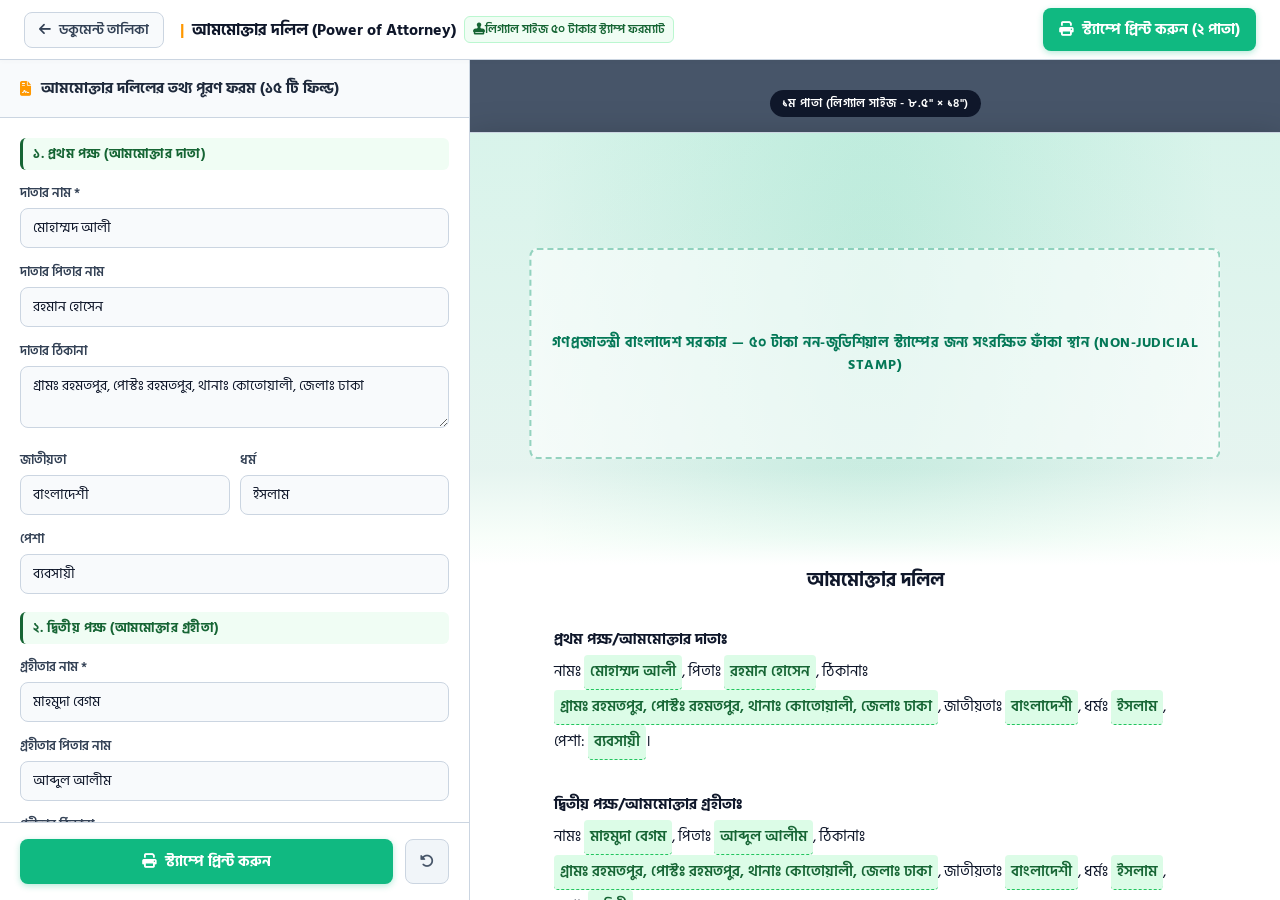
<file: templates/ammoktar_dolil_creator.html>
<!DOCTYPE html>
<html lang="bn">
<head>
  <meta charset="UTF-8">
  <meta name="viewport" content="width=device-width, initial-scale=1.0">
  <title>আমমোক্তার দলিল (Power of Attorney - লিগ্যাল সাইজ নন-জুডিশিয়াল স্ট্যাম্প ফরম্যাট)</title>

  <!-- Google Fonts: Hind Siliguri (Bengali) -->
  <link rel="preconnect" href="https://fonts.googleapis.com">
  <link rel="preconnect" href="https://fonts.gstatic.com" crossorigin>
  <link href="https://fonts.googleapis.com/css2?family=Hind+Siliguri:wght@400;500;600;700&display=swap" rel="stylesheet">

  <!-- FontAwesome 6 Icons CDN -->
  <link rel="stylesheet" href="https://cdnjs.cloudflare.com/ajax/libs/font-awesome/6.5.1/css/all.min.css">

  <style>
    * {
      box-sizing: border-box;
      margin: 0;
      padding: 0;
    }

    body {
      font-family: 'Hind Siliguri', Arial, sans-serif;
      background-color: #f1f5f9;
      color: #0f172a;
      height: 100vh;
      display: flex;
      flex-direction: column;
      overflow: hidden;
    }

    /* Top Navigation Bar */
    .top-navbar {
      height: 60px;
      background: #ffffff;
      border-bottom: 1px solid #cbd5e1;
      display: flex;
      align-items: center;
      justify-content: space-between;
      padding: 0 24px;
      flex-shrink: 0;
      box-shadow: 0 2px 4px rgba(0, 0, 0, 0.02);
      z-index: 10;
    }

    .nav-left {
      display: flex;
      align-items: center;
      gap: 16px;
    }

    .btn-back {
      display: inline-flex;
      align-items: center;
      gap: 8px;
      padding: 6px 14px;
      background: #f8fafc;
      border: 1px solid #cbd5e1;
      border-radius: 8px;
      color: #334155;
      text-decoration: none;
      font-size: 13.5px;
      font-weight: 600;
      transition: all 0.2s;
    }

    .btn-back:hover {
      background: #e2e8f0;
      color: #0f172a;
    }

    .nav-title {
      font-size: 16px;
      font-weight: 700;
      display: flex;
      align-items: center;
      gap: 8px;
    }

    .nav-title .pipe {
      color: #ff9800;
      font-weight: 800;
    }

    .nav-badge-stamp {
      font-size: 12px;
      background: #f0fdf4;
      color: #166534;
      border: 1px solid #bbf7d0;
      padding: 3px 8px;
      border-radius: 6px;
      font-weight: 600;
    }

    /* ==================== SPLIT-SCREEN LAYOUT ==================== */
    .split-container {
      display: flex;
      flex: 1;
      height: calc(100vh - 60px);
      overflow: hidden;
    }

    /* 1. LEFT PANEL (INPUT FORM) */
    .left-panel {
      width: 470px;
      flex-shrink: 0;
      background: #ffffff;
      border-right: 1px solid #cbd5e1;
      display: flex;
      flex-direction: column;
      height: 100%;
    }

    .panel-header {
      padding: 16px 20px;
      background: #f8fafc;
      border-bottom: 1px solid #cbd5e1;
      display: flex;
      align-items: center;
      gap: 10px;
      font-size: 15px;
      font-weight: 700;
      color: #1e293b;
    }

    .panel-header i {
      color: #ff9800;
    }

    .form-scroll-area {
      flex: 1;
      overflow-y: auto;
      padding: 20px;
    }

    .form-section-title {
      font-size: 12.5px;
      font-weight: 700;
      text-transform: uppercase;
      letter-spacing: 0.5px;
      color: #166534;
      background: #f0fdf4;
      padding: 6px 10px;
      border-radius: 6px;
      margin-top: 18px;
      margin-bottom: 12px;
      border-left: 3px solid #166534;
    }

    .form-section-title:first-child {
      margin-top: 0;
    }

    .form-group {
      margin-bottom: 13px;
    }

    .form-group label {
      display: block;
      font-size: 13px;
      font-weight: 600;
      color: #334155;
      margin-bottom: 4px;
    }

    .form-control {
      width: 100%;
      padding: 8px 12px;
      font-size: 13.5px;
      font-family: inherit;
      color: #0f172a;
      background: #f8fafc;
      border: 1.5px solid #cbd5e1;
      border-radius: 8px;
      transition: all 0.2s;
    }

    .form-control:focus {
      outline: none;
      background: #ffffff;
      border-color: #ff9800;
      box-shadow: 0 0 0 3px rgba(255, 152, 0, 0.15);
    }

    .form-row {
      display: flex;
      gap: 10px;
    }

    .form-row .form-group {
      flex: 1;
    }

    .panel-footer {
      padding: 16px 20px;
      background: #ffffff;
      border-top: 1px solid #cbd5e1;
      display: flex;
      gap: 12px;
    }

    .btn-submit-print {
      flex: 1;
      background: #10b981;
      color: #ffffff;
      border: none;
      border-radius: 8px;
      padding: 10px 16px;
      font-size: 14.5px;
      font-weight: 700;
      font-family: inherit;
      cursor: pointer;
      display: inline-flex;
      align-items: center;
      justify-content: center;
      gap: 8px;
      box-shadow: 0 2px 6px rgba(16, 185, 129, 0.3);
      transition: all 0.2s;
    }

    .btn-submit-print:hover {
      background: #059669;
      transform: translateY(-1px);
      box-shadow: 0 4px 12px rgba(16, 185, 129, 0.4);
    }

    .btn-reset {
      background: #f1f5f9;
      color: #475569;
      border: 1px solid #cbd5e1;
      border-radius: 8px;
      padding: 10px 14px;
      font-size: 14px;
      font-weight: 600;
      font-family: inherit;
      cursor: pointer;
      transition: all 0.2s;
    }

    .btn-reset:hover {
      background: #e2e8f0;
      color: #0f172a;
    }

    /* 2. RIGHT PANEL (LIVE LEGAL SIZE PREVIEW - 2 PAGES) */
    .right-panel {
      flex: 1;
      background: #475569;
      display: flex;
      flex-direction: column;
      overflow-y: auto;
      padding: 30px;
      align-items: center;
      gap: 40px;
    }

    .page-indicator-badge {
      background: #0f172a;
      color: #ffffff;
      font-size: 12px;
      padding: 4px 12px;
      border-radius: 20px;
      margin-bottom: -25px;
      z-index: 5;
      font-weight: 600;
      letter-spacing: 0.5px;
    }

    /* Strict Legal Size Dimensions: 8.5in x 14in */
    .legal-page {
      width: 8.5in;
      height: 14in;
      min-height: 14in;
      max-height: 14in;
      background-color: #ffffff;
      box-shadow: 0 14px 40px rgba(0, 0, 0, 0.35);
      border-radius: 2px;
      box-sizing: border-box;
      position: relative;
      overflow: hidden;
    }

    /* Preview Mode: Visual Simulation of 50 Taka Non-Judicial Stamp Header */
    .legal-page.stamp-background {
      background: 
        linear-gradient(180deg, 
          rgba(16, 185, 129, 0.16) 0in, 
          rgba(5, 150, 105, 0.10) 3.5in, 
          rgba(240, 253, 244, 0.5) 4.2in, 
          #ffffff 4.5in, 
          #ffffff 12in, 
          rgba(16, 185, 129, 0.08) 14in
        ),
        radial-gradient(ellipse at 50% 1.8in, rgba(16, 185, 129, 0.15) 0%, transparent 60%),
        #ffffff;
      border: 1px solid #cbd5e1;
    }

    /* Watermark / Seal Placeholder at top of stamp */
    .legal-page.stamp-background::before {
      content: "গণপ্রজাতন্ত্রী বাংলাদেশ সরকার — ৫০ টাকা নন-জুডিশিয়াল স্ট্যাম্পের জন্য সংরক্ষিত ফাঁকা স্থান (NON-JUDICIAL STAMP)";
      position: absolute;
      top: 1.2in;
      left: 50%;
      transform: translateX(-50%);
      width: 7.2in;
      height: 2.2in;
      border: 2px dashed rgba(5, 150, 105, 0.4);
      border-radius: 8px;
      display: flex;
      align-items: center;
      justify-content: center;
      text-align: center;
      font-size: 13.5px;
      font-weight: 700;
      color: #047857;
      background: rgba(255, 255, 255, 0.6);
      padding: 20px;
      letter-spacing: 0.5px;
      pointer-events: none;
      box-sizing: border-box;
    }

    /* Content Margin: Starts at 4.5in from top, ends 2in from bottom */
    .stamp-content {
      padding-top: 4.5in;
      padding-bottom: 2in;
      padding-left: 0.9in;
      padding-right: 0.9in;
      height: 100%;
      box-sizing: border-box;
      display: flex;
      flex-direction: column;
      justify-content: flex-start;
    }

    /* Editable Chips / Highlight Styling */
    .highlight {
      background-color: #dcfce7;
      color: #166534;
      padding: 2px 6px;
      border-radius: 4px;
      font-weight: 600;
      display: inline-block;
      border-bottom: 1px dashed #22c55e;
      transition: all 0.15s ease-in-out;
    }

    /* ==================== PRINT STYLES ==================== */
    @media print {
      @page {
        size: 8.5in 14in;
        margin: 0;
      }

      body {
        background: #ffffff !important;
        height: auto !important;
        overflow: visible !important;
      }

      .top-navbar,
      .left-panel,
      .page-indicator-badge {
        display: none !important;
      }

      .split-container {
        display: block !important;
        height: auto !important;
        overflow: visible !important;
      }

      .right-panel {
        background: #ffffff !important;
        padding: 0 !important;
        margin: 0 !important;
        overflow: visible !important;
        display: block !important;
        gap: 0 !important;
      }

      .legal-page {
        width: 8.5in !important;
        height: 14in !important;
        min-height: 14in !important;
        max-height: 14in !important;
        margin: 0 !important;
        padding: 0 !important;
        box-shadow: none !important;
        border: none !important;
        background: #ffffff !important;
        page-break-after: always !important;
        break-after: page !important;
      }

      /* In Print Mode: HIDE the simulated background entirely */
      .legal-page.stamp-background {
        background: none !important;
        border: none !important;
      }

      .legal-page.stamp-background::before {
        display: none !important;
      }

      /* EXACT top 4.5in and bottom 2in padding preserved so text falls in physical blank stamp area */
      .stamp-content {
        padding-top: 4.5in !important;
        padding-bottom: 2in !important;
        padding-left: 0.9in !important;
        padding-right: 0.9in !important;
      }

      .highlight {
        background: transparent !important;
        color: #000000 !important;
        border-bottom: none !important;
        padding: 0 !important;
      }
    }

    @media (max-width: 992px) {
      body {
        overflow: auto;
      }
      .split-container {
        flex-direction: column;
        height: auto;
      }
      .left-panel {
        width: 100%;
        height: auto;
      }
      .right-panel {
        padding: 16px 8px;
      }
      .legal-page {
        width: 100%;
        height: auto;
        min-height: auto;
        max-height: none;
      }
      .stamp-content {
        padding-top: 250px;
        padding-bottom: 60px;
        padding-left: 20px;
        padding-right: 20px;
      }
    }
  </style>
</head>
<body>

  <!-- Top Navigation Bar -->
  <header class="top-navbar">
    <div class="nav-left">
      <a href="{{ url_for('manual_documents') }}" class="btn-back">
        <i class="fa-solid fa-arrow-left"></i>
        <span>ডকুমেন্ট তালিকা</span>
      </a>
      <div class="nav-title">
        <span class="pipe">|</span>
        <span>আমমোক্তার দলিল (Power of Attorney)</span>
        <span class="nav-badge-stamp">
          <i class="fa-solid fa-stamp me-1"></i>লিগ্যাল সাইজ ৫০ টাকার স্ট্যাম্প ফরম্যাট
        </span>
      </div>
    </div>
    <div>
      <button type="button" class="btn-submit-print" onclick="window.print()">
        <i class="fa-solid fa-print"></i>
        <span>স্ট্যাম্পে প্রিন্ট করুন (২ পাতা)</span>
      </button>
    </div>
  </header>

  <!-- Split Screen Workspace -->
  <main class="split-container">

    <!-- 1. LEFT PANEL: INPUT FORM (15 Fields) -->
    <aside class="left-panel">
      <div class="panel-header">
        <i class="fa-solid fa-file-contract"></i>
        <span>আমমোক্তার দলিলের তথ্য পূরণ ফরম (১৫ টি ফিল্ড)</span>
      </div>

      <div class="form-scroll-area">
        
        <!-- ১. প্রথম পক্ষ/আমমোক্তার দাতার বিবরণ -->
        <div class="form-section-title">১. প্রথম পক্ষ (আমমোক্তার দাতা)</div>

        <div class="form-group">
          <label for="field_party1_name">দাতার নাম *</label>
          <input type="text" id="field_party1_name" class="form-control" value="মোহাম্মদ আলী" placeholder="উদাঃ মোহাম্মদ আলী">
        </div>

        <div class="form-group">
          <label for="field_party1_father">দাতার পিতার নাম</label>
          <input type="text" id="field_party1_father" class="form-control" value="রহমান হোসেন" placeholder="উদাঃ রহমান হোসেন">
        </div>

        <div class="form-group">
          <label for="field_party1_address">দাতার ঠিকানা</label>
          <textarea id="field_party1_address" class="form-control" rows="2" placeholder="উদাঃ গ্রামঃ রহমতপুর, পোস্টঃ রহমতপুর, থানাঃ কোতোয়ালী, জেলাঃ ঢাকা">গ্রামঃ রহমতপুর, পোস্টঃ রহমতপুর, থানাঃ কোতোয়ালী, জেলাঃ ঢাকা</textarea>
        </div>

        <div class="form-row">
          <div class="form-group">
            <label for="field_party1_nationality">জাতীয়তা</label>
            <input type="text" id="field_party1_nationality" class="form-control" value="বাংলাদেশী" placeholder="উদাঃ বাংলাদেশী">
          </div>
          <div class="form-group">
            <label for="field_party1_religion">ধর্ম</label>
            <input type="text" id="field_party1_religion" class="form-control" value="ইসলাম" placeholder="উদাঃ ইসলাম">
          </div>
        </div>

        <div class="form-group">
          <label for="field_party1_profession">পেশা</label>
          <input type="text" id="field_party1_profession" class="form-control" value="ব্যবসায়ী" placeholder="উদাঃ ব্যবসায়ী">
        </div>

        <!-- ২. দ্বিতীয় পক্ষ/আমমোক্তার গ্রহীতার বিবরণ -->
        <div class="form-section-title">২. দ্বিতীয় পক্ষ (আমমোক্তার গ্রহীতা)</div>

        <div class="form-group">
          <label for="field_party2_name">গ্রহীতার নাম *</label>
          <input type="text" id="field_party2_name" class="form-control" value="মাহমুদা বেগম" placeholder="উদাঃ মাহমুদা বেগম">
        </div>

        <div class="form-group">
          <label for="field_party2_father">গ্রহীতার পিতার নাম</label>
          <input type="text" id="field_party2_father" class="form-control" value="আব্দুল আলীম" placeholder="উদাঃ আব্দুল আলীম">
        </div>

        <div class="form-group">
          <label for="field_party2_address">গ্রহীতার ঠিকানা</label>
          <textarea id="field_party2_address" class="form-control" rows="2" placeholder="উদাঃ গ্রামঃ রহমতপুর, পোস্টঃ রহমতপুর, থানাঃ কোতোয়ালী, জেলাঃ ঢাকা">গ্রামঃ রহমতপুর, পোস্টঃ রহমতপুর, থানাঃ কোতোয়ালী, জেলাঃ ঢাকা</textarea>
        </div>

        <div class="form-row">
          <div class="form-group">
            <label for="field_party2_nationality">জাতীয়তা</label>
            <input type="text" id="field_party2_nationality" class="form-control" value="বাংলাদেশী" placeholder="উদাঃ বাংলাদেশী">
          </div>
          <div class="form-group">
            <label for="field_party2_religion">ধর্ম</label>
            <input type="text" id="field_party2_religion" class="form-control" value="ইসলাম" placeholder="উদাঃ ইসলাম">
          </div>
        </div>

        <div class="form-group">
          <label for="field_party2_profession">পেশা</label>
          <input type="text" id="field_party2_profession" class="form-control" value="গৃহিণী" placeholder="উদাঃ গৃহিণী">
        </div>

        <!-- ৩. সম্পত্তির বিবরণ ও আমমোক্তার নিযুক্তির কারণ -->
        <div class="form-section-title">৩. সম্পত্তির বিবরণ ও কারণ</div>

        <div class="form-group">
          <label for="field_property_details">সম্পত্তির বিবরণ *</label>
          <input type="text" id="field_property_details" class="form-control" value="ঢাকা জেলার কোতোয়ালী থানার অন্তর্গত ১০ কাঠা জমি" placeholder="উদাঃ ঢাকা জেলার কোতোয়ালী থানার অন্তর্গত ১০ কাঠা জমি">
        </div>

        <div class="form-group">
          <label for="field_reason_for_poa">আমমোক্তার নিযুক্তির কারণ *</label>
          <input type="text" id="field_reason_for_poa" class="form-control" value="অসুস্থ থাকার কারণে" placeholder="উদাঃ অসুস্থ থাকার কারণে / বিদেশে অবস্থানের কারণে">
        </div>

        <div class="form-group">
          <label for="field_doc_date">দলিল সম্পাদনের তারিখ</label>
          <input type="text" id="field_doc_date" class="form-control" value="০৫/০৫/২০২৩ ইং" placeholder="উদাঃ ০৫/০৫/২০২৩ ইং">
        </div>

      </div>

      <!-- Action Buttons -->
      <div class="panel-footer">
        <button type="button" class="btn-submit-print" id="btnSubmitPrint">
          <i class="fa-solid fa-print"></i>
          <span>স্ট্যাম্পে প্রিন্ট করুন</span>
        </button>
        <button type="button" class="btn-reset" id="btnResetFields" title="রিসেট করুন">
          <i class="fa-solid fa-rotate-left"></i>
        </button>
      </div>
    </aside>

    <!-- 2. RIGHT PANEL: LIVE LEGAL SIZE PREVIEW (2 PAGES) -->
    <section class="right-panel">

      <!-- ==================== PAGE 1 ==================== -->
      <div class="page-indicator-badge">১ম পাতা (লিগ্যাল সাইজ - ৮.৫" × ১৪")</div>
      <div class="legal-page stamp-background" id="legalPage1">
        <div class="stamp-content">
          <h3 style="text-align: center; font-weight: bold; margin-bottom: 30px;">আমমোক্তার দলিল</h3>
          
          <div style="font-size: 15px; line-height: 2;">
            <strong>প্রথম পক্ষ/আমমোক্তার দাতাঃ</strong><br>
            নামঃ <span class="highlight input-party1_name">মোহাম্মদ আলী</span>, 
            পিতাঃ <span class="highlight input-party1_father">রহমান হোসেন</span>, 
            ঠিকানাঃ <span class="highlight input-party1_address">গ্রামঃ রহমতপুর, পোস্টঃ রহমতপুর, থানাঃ কোতোয়ালী, জেলাঃ ঢাকা</span>, 
            জাতীয়তাঃ <span class="highlight input-party1_nationality">বাংলাদেশী</span>, 
            ধর্মঃ <span class="highlight input-party1_religion">ইসলাম</span>, 
            পেশা: <span class="highlight input-party1_profession">ব্যবসায়ী</span>।
            <br><br>
            
            <strong>দ্বিতীয় পক্ষ/আমমোক্তার গ্রহীতাঃ</strong><br>
            নামঃ <span class="highlight input-party2_name">মাহমুদা বেগম</span>, 
            পিতাঃ <span class="highlight input-party2_father">আব্দুল আলীম</span>, 
            ঠিকানাঃ <span class="highlight input-party2_address">গ্রামঃ রহমতপুর, পোস্টঃ রহমতপুর, থানাঃ কোতোয়ালী, জেলাঃ ঢাকা</span>, 
            জাতীয়তাঃ <span class="highlight input-party2_nationality">বাংলাদেশী</span>, 
            ধর্মঃ <span class="highlight input-party2_religion">ইসলাম</span>, 
            পেশা: <span class="highlight input-party2_profession">গৃহিণী</span>।
            <br><br>

            <p style="text-align: justify; line-height: 2.2;">
              পরম করুণাময় মহান আল্লাহ তায়ালার নাম স্মরণ করিয়া <span class="highlight input-property_details">ঢাকা জেলার কোতোয়ালী থানার অন্তর্গত ১০ কাঠা জমি</span> স্থিত আমার মালিকানাধীন সম্পত্তি দেখাশোনা, সংরক্ষণ, তদারকি, ব্যবস্থাপনা এবং প্রয়োজনীয় মামলা-মোকদ্দমা পরিচালনার উদ্দেশ্যে আমি প্রথম পক্ষ, দ্বিতীয় পক্ষকে আমার বৈধ আমমোক্তার নিযুক্ত করিলাম। বর্তমানে আমি <span class="highlight input-reason_for_poa">অসুস্থ থাকার কারণে</span> উক্ত সম্পত্তির যাবতীয় কার্যক্রম সরাসরি পরিচালনা করা আমার পক্ষে সম্ভব নহে। তাই অত্র দলিলভুক্ত সম্পত্তির ব্যবস্থাপনা, সংরক্ষণ, রক্ষণাবেক্ষণ, প্রশাসনিক কার্যক্রম, আদালত সংক্রান্ত কার্যক্রম এবং আইনানুগ অন্যান্য প্রয়োজনীয় কাজ সম্পাদনের জন্য দ্বিতীয় পক্ষকে নিম্নবর্ণিত ক্ষমতা অর্পণ করিলাম:
            </p>
            <br>
            <p style="text-align: justify; line-height: 2.2;">
              ১। আমমোক্তার গ্রহীতা আমার পক্ষে সম্পত্তি সংক্রান্ত সকল বৈধ কার্যক্রম পরিচালনা, প্রয়োজনীয় আবেদন, দরখাস্ত, জবাব, কাগজপত্র দাখিল ও গ্রহণ করিতে পারিবেন।
            </p>
          </div>
        </div>
      </div>

      <!-- ==================== PAGE 2 ==================== -->
      <div class="page-indicator-badge">২য় পাতা (লিগ্যাল সাইজ - ৮.৫" × ১৪")</div>
      <div class="legal-page stamp-background" id="legalPage2">
        <div class="stamp-content">
          <p style="text-align: center; margin-bottom: 20px;"><strong>পাতা নং-২</strong></p>
          
          <div style="font-size: 15px; text-align: justify; line-height: 2.2;">
            <p>২। তিনি আমার পক্ষে আদালত, থানা, ভূমি অফিস, সাব-রেজিস্ট্রি অফিস, ইউনিয়ন পরিষদ, পৌরসভা, সিটি কর্পোরেশন, সরকারি, আধা-সরকারি ও বেসরকারি সকল প্রতিষ্ঠানে উপস্থিত হইয়া প্রয়োজনীয় কার্য সম্পাদন করিতে পারিবেন।</p>
            <p>৩। তিনি আমার পক্ষে ক্রয়-বিক্রয়, লিজ-ভাড়া, চুক্তি, বায়না ও অন্যান্য হস্তান্তর সংক্রান্ত দলিলাদি, বায়না নামা, আপোষ-মীমাংসা, বিক্রি রসিদ, দখল গ্রহণ এবং আইনানুগ অন্যান্য কার্যক্রম পরিচালনা করিতে পারিবেন।</p>
            <p>৪। তিনি খতিয়ান, দাগ, রেকর্ড, নামজারি, খারিজ, রেকর্ড সংশোধন, জরিপ সংশোধন ও সম্পত্তি সংক্রান্ত অন্যান্য প্রশাসনিক কার্যক্রম সম্পাদন করিতে পারিবেন।</p>
            <p>৫। অত্র দলিলভুক্ত সম্পত্তির বিষয়ে আমি আইনত বাধ্য রহিব, তদ্ব্যতীত সকল বৈধ কার্য এই আমমোক্তার দলিলের মাধ্যমে দ্বিতীয় পক্ষ সম্পাদন করিতে পারিবেন।</p>
            <p>৬। দ্বিতীয় পক্ষ কর্তৃক সম্পাদিত সকল বৈধ কার্য আমার নিজ কার্য বলিয়া গণ্য হইবে।</p>
          </div>

          <div style="margin-top: 60px;">
            <p>স্বাক্ষর: .......................................</p>
            <p>তারিখঃ <span class="highlight input-doc_date">০৫/০৫/২০২৩ ইং</span></p>
          </div>
        </div>
      </div>

    </section>

  </main>

  <!-- 3. VANILLA JAVASCRIPT: INSTANT MULTI-PAGE DATA BINDING -->
  <script>
    document.addEventListener('DOMContentLoaded', function () {
      // 15 Form Fields
      const fieldIds = [
        'party1_name',
        'party1_father',
        'party1_address',
        'party1_nationality',
        'party1_religion',
        'party1_profession',
        'party2_name',
        'party2_father',
        'party2_address',
        'party2_nationality',
        'party2_religion',
        'party2_profession',
        'property_details',
        'reason_for_poa',
        'doc_date'
      ];

      // Store initial default values for reset
      const defaultValues = {};

      fieldIds.forEach(id => {
        const inputElem = document.getElementById('field_' + id);
        // Find ALL matching spans with class .input-{id} across both Page 1 and Page 2
        const targetSpans = document.querySelectorAll('.input-' + id);

        if (inputElem && targetSpans.length > 0) {
          defaultValues[id] = inputElem.value;

          // Function to sync input value to ALL corresponding spans simultaneously
          const syncField = function () {
            const val = inputElem.value.trim();
            targetSpans.forEach(span => {
              if (val) {
                span.textContent = val;
              } else {
                // Fallback indicator when input is cleared
                span.textContent = '[' + (inputElem.placeholder || id) + ']';
              }
            });
          };

          // Attach live event listeners (input, keyup, change)
          inputElem.addEventListener('input', syncField);
          inputElem.addEventListener('keyup', syncField);
          inputElem.addEventListener('change', syncField);
        }
      });

      // Submit / Print Button
      const btnPrint = document.getElementById('btnSubmitPrint');
      if (btnPrint) {
        btnPrint.addEventListener('click', function () {
          window.print();
        });
      }

      // Reset Button: Restores initial pre-filled values
      const btnReset = document.getElementById('btnResetFields');
      if (btnReset) {
        btnReset.addEventListener('click', function () {
          fieldIds.forEach(id => {
            const inputElem = document.getElementById('field_' + id);
            const targetSpans = document.querySelectorAll('.input-' + id);
            if (inputElem && targetSpans.length > 0 && defaultValues[id] !== undefined) {
              inputElem.value = defaultValues[id];
              targetSpans.forEach(span => {
                span.textContent = defaultValues[id];
              });
            }
          });
        });
      }
    });
  </script>
</body>
</html>
</file>
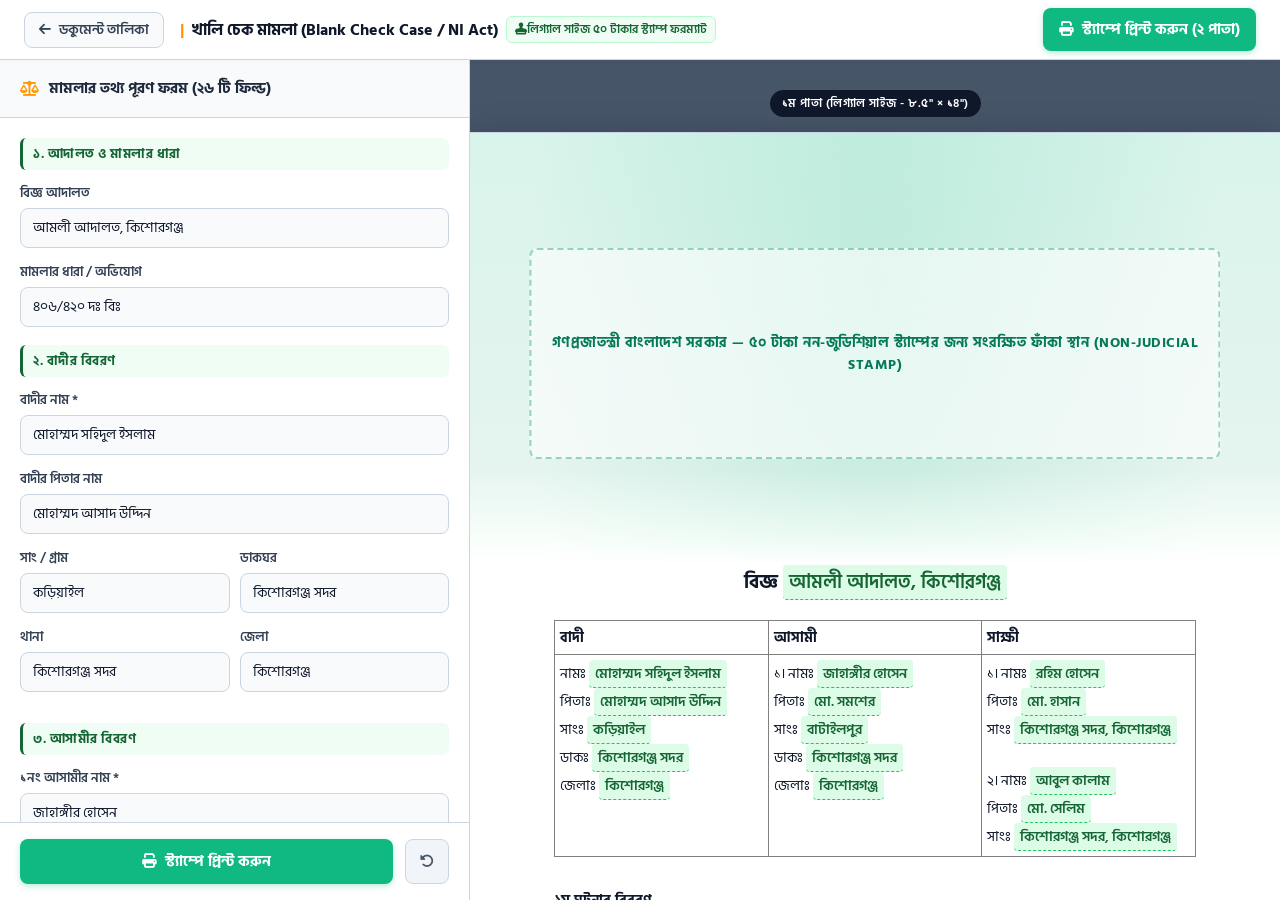
<file: templates/check_case_creator.html>
<!DOCTYPE html>
<html lang="bn">
<head>
  <meta charset="UTF-8">
  <meta name="viewport" content="width=device-width, initial-scale=1.0">
  <title>খালি চেক মামলা (লিগ্যাল সাইজ নন-জুডিশিয়াল স্ট্যাম্প ফরম্যাট)</title>

  <!-- Google Fonts: Hind Siliguri (Bengali) -->
  <link rel="preconnect" href="https://fonts.googleapis.com">
  <link rel="preconnect" href="https://fonts.gstatic.com" crossorigin>
  <link href="https://fonts.googleapis.com/css2?family=Hind+Siliguri:wght@400;500;600;700&display=swap" rel="stylesheet">

  <!-- FontAwesome 6 Icons CDN -->
  <link rel="stylesheet" href="https://cdnjs.cloudflare.com/ajax/libs/font-awesome/6.5.1/css/all.min.css">

  <style>
    * {
      box-sizing: border-box;
      margin: 0;
      padding: 0;
    }

    body {
      font-family: 'Hind Siliguri', Arial, sans-serif;
      background-color: #f1f5f9;
      color: #0f172a;
      height: 100vh;
      display: flex;
      flex-direction: column;
      overflow: hidden;
    }

    /* Top Navigation Bar */
    .top-navbar {
      height: 60px;
      background: #ffffff;
      border-bottom: 1px solid #cbd5e1;
      display: flex;
      align-items: center;
      justify-content: space-between;
      padding: 0 24px;
      flex-shrink: 0;
      box-shadow: 0 2px 4px rgba(0, 0, 0, 0.02);
      z-index: 10;
    }

    .nav-left {
      display: flex;
      align-items: center;
      gap: 16px;
    }

    .btn-back {
      display: inline-flex;
      align-items: center;
      gap: 8px;
      padding: 6px 14px;
      background: #f8fafc;
      border: 1px solid #cbd5e1;
      border-radius: 8px;
      color: #334155;
      text-decoration: none;
      font-size: 13.5px;
      font-weight: 600;
      transition: all 0.2s;
    }

    .btn-back:hover {
      background: #e2e8f0;
      color: #0f172a;
    }

    .nav-title {
      font-size: 16px;
      font-weight: 700;
      display: flex;
      align-items: center;
      gap: 8px;
    }

    .nav-title .pipe {
      color: #ff9800;
      font-weight: 800;
    }

    .nav-badge-stamp {
      font-size: 12px;
      background: #f0fdf4;
      color: #166534;
      border: 1px solid #bbf7d0;
      padding: 3px 8px;
      border-radius: 6px;
      font-weight: 600;
    }

    /* ==================== SPLIT-SCREEN LAYOUT ==================== */
    .split-container {
      display: flex;
      flex: 1;
      height: calc(100vh - 60px);
      overflow: hidden;
    }

    /* 1. LEFT PANEL (INPUT FORM) */
    .left-panel {
      width: 470px;
      flex-shrink: 0;
      background: #ffffff;
      border-right: 1px solid #cbd5e1;
      display: flex;
      flex-direction: column;
      height: 100%;
    }

    .panel-header {
      padding: 16px 20px;
      background: #f8fafc;
      border-bottom: 1px solid #cbd5e1;
      display: flex;
      align-items: center;
      gap: 10px;
      font-size: 15px;
      font-weight: 700;
      color: #1e293b;
    }

    .panel-header i {
      color: #ff9800;
    }

    .form-scroll-area {
      flex: 1;
      overflow-y: auto;
      padding: 20px;
    }

    .form-section-title {
      font-size: 12.5px;
      font-weight: 700;
      text-transform: uppercase;
      letter-spacing: 0.5px;
      color: #166534;
      background: #f0fdf4;
      padding: 6px 10px;
      border-radius: 6px;
      margin-top: 18px;
      margin-bottom: 12px;
      border-left: 3px solid #166534;
    }

    .form-section-title:first-child {
      margin-top: 0;
    }

    .form-group {
      margin-bottom: 13px;
    }

    .form-group label {
      display: block;
      font-size: 13px;
      font-weight: 600;
      color: #334155;
      margin-bottom: 4px;
    }

    .form-control {
      width: 100%;
      padding: 8px 12px;
      font-size: 13.5px;
      font-family: inherit;
      color: #0f172a;
      background: #f8fafc;
      border: 1.5px solid #cbd5e1;
      border-radius: 8px;
      transition: all 0.2s;
    }

    .form-control:focus {
      outline: none;
      background: #ffffff;
      border-color: #ff9800;
      box-shadow: 0 0 0 3px rgba(255, 152, 0, 0.15);
    }

    .form-row {
      display: flex;
      gap: 10px;
    }

    .form-row .form-group {
      flex: 1;
    }

    .panel-footer {
      padding: 16px 20px;
      background: #ffffff;
      border-top: 1px solid #cbd5e1;
      display: flex;
      gap: 12px;
    }

    .btn-submit-print {
      flex: 1;
      background: #10b981;
      color: #ffffff;
      border: none;
      border-radius: 8px;
      padding: 10px 16px;
      font-size: 14.5px;
      font-weight: 700;
      font-family: inherit;
      cursor: pointer;
      display: inline-flex;
      align-items: center;
      justify-content: center;
      gap: 8px;
      box-shadow: 0 2px 6px rgba(16, 185, 129, 0.3);
      transition: all 0.2s;
    }

    .btn-submit-print:hover {
      background: #059669;
      transform: translateY(-1px);
      box-shadow: 0 4px 12px rgba(16, 185, 129, 0.4);
    }

    .btn-reset {
      background: #f1f5f9;
      color: #475569;
      border: 1px solid #cbd5e1;
      border-radius: 8px;
      padding: 10px 14px;
      font-size: 14px;
      font-weight: 600;
      font-family: inherit;
      cursor: pointer;
      transition: all 0.2s;
    }

    .btn-reset:hover {
      background: #e2e8f0;
      color: #0f172a;
    }

    /* 2. RIGHT PANEL (LIVE LEGAL SIZE PREVIEW - 2 PAGES) */
    .right-panel {
      flex: 1;
      background: #475569;
      display: flex;
      flex-direction: column;
      overflow-y: auto;
      padding: 30px;
      align-items: center;
      gap: 40px;
    }

    .page-indicator-badge {
      background: #0f172a;
      color: #ffffff;
      font-size: 12px;
      padding: 4px 12px;
      border-radius: 20px;
      margin-bottom: -25px;
      z-index: 5;
      font-weight: 600;
      letter-spacing: 0.5px;
    }

    /* Strict Legal Size Dimensions: 8.5in x 14in */
    .legal-page {
      width: 8.5in;
      height: 14in;
      min-height: 14in;
      max-height: 14in;
      background-color: #ffffff;
      box-shadow: 0 14px 40px rgba(0, 0, 0, 0.35);
      border-radius: 2px;
      box-sizing: border-box;
      position: relative;
      overflow: hidden;
    }

    /* Preview Mode: Visual Simulation of 50 Taka Non-Judicial Stamp Header */
    .legal-page.stamp-background {
      background: 
        linear-gradient(180deg, 
          rgba(16, 185, 129, 0.16) 0in, 
          rgba(5, 150, 105, 0.10) 3.5in, 
          rgba(240, 253, 244, 0.5) 4.2in, 
          #ffffff 4.5in, 
          #ffffff 12in, 
          rgba(16, 185, 129, 0.08) 14in
        ),
        radial-gradient(ellipse at 50% 1.8in, rgba(16, 185, 129, 0.15) 0%, transparent 60%),
        #ffffff;
      border: 1px solid #cbd5e1;
    }

    /* Watermark / Seal Placeholder at top of stamp */
    .legal-page.stamp-background::before {
      content: "গণপ্রজাতন্ত্রী বাংলাদেশ সরকার — ৫০ টাকা নন-জুডিশিয়াল স্ট্যাম্পের জন্য সংরক্ষিত ফাঁকা স্থান (NON-JUDICIAL STAMP)";
      position: absolute;
      top: 1.2in;
      left: 50%;
      transform: translateX(-50%);
      width: 7.2in;
      height: 2.2in;
      border: 2px dashed rgba(5, 150, 105, 0.4);
      border-radius: 8px;
      display: flex;
      align-items: center;
      justify-content: center;
      text-align: center;
      font-size: 13.5px;
      font-weight: 700;
      color: #047857;
      background: rgba(255, 255, 255, 0.6);
      padding: 20px;
      letter-spacing: 0.5px;
      pointer-events: none;
      box-sizing: border-box;
    }

    /* Content Margin: Starts at 4.5in from top, ends 2in from bottom */
    .stamp-content {
      padding-top: 4.5in;
      padding-bottom: 2in;
      padding-left: 0.9in;
      padding-right: 0.9in;
      height: 100%;
      box-sizing: border-box;
      display: flex;
      flex-direction: column;
      justify-content: flex-start;
    }

    /* Editable Chips / Highlight Styling */
    .highlight {
      background-color: #dcfce7;
      color: #166534;
      padding: 2px 6px;
      border-radius: 4px;
      font-weight: 600;
      display: inline-block;
      border-bottom: 1px dashed #22c55e;
      transition: all 0.15s ease-in-out;
    }

    /* ==================== PRINT STYLES ==================== */
    @media print {
      @page {
        size: 8.5in 14in;
        margin: 0;
      }

      body {
        background: #ffffff !important;
        height: auto !important;
        overflow: visible !important;
      }

      .top-navbar,
      .left-panel,
      .page-indicator-badge {
        display: none !important;
      }

      .split-container {
        display: block !important;
        height: auto !important;
        overflow: visible !important;
      }

      .right-panel {
        background: #ffffff !important;
        padding: 0 !important;
        margin: 0 !important;
        overflow: visible !important;
        display: block !important;
        gap: 0 !important;
      }

      .legal-page {
        width: 8.5in !important;
        height: 14in !important;
        min-height: 14in !important;
        max-height: 14in !important;
        margin: 0 !important;
        padding: 0 !important;
        box-shadow: none !important;
        border: none !important;
        background: #ffffff !important;
        page-break-after: always !important;
        break-after: page !important;
      }

      /* In Print Mode: HIDE the simulated background entirely */
      .legal-page.stamp-background {
        background: none !important;
        border: none !important;
      }

      .legal-page.stamp-background::before {
        display: none !important;
      }

      /* EXACT top 4.5in and bottom 2in padding preserved so text falls in physical blank stamp area */
      .stamp-content {
        padding-top: 4.5in !important;
        padding-bottom: 2in !important;
        padding-left: 0.9in !important;
        padding-right: 0.9in !important;
      }

      .highlight {
        background: transparent !important;
        color: #000000 !important;
        border-bottom: none !important;
        padding: 0 !important;
      }
    }

    @media (max-width: 992px) {
      body {
        overflow: auto;
      }
      .split-container {
        flex-direction: column;
        height: auto;
      }
      .left-panel {
        width: 100%;
        height: auto;
      }
      .right-panel {
        padding: 16px 8px;
      }
      .legal-page {
        width: 100%;
        height: auto;
        min-height: auto;
        max-height: none;
      }
      .stamp-content {
        padding-top: 250px;
        padding-bottom: 60px;
        padding-left: 20px;
        padding-right: 20px;
      }
    }
  </style>
</head>
<body>

  <!-- Top Navigation Bar -->
  <header class="top-navbar">
    <div class="nav-left">
      <a href="{{ url_for('manual_documents') }}" class="btn-back">
        <i class="fa-solid fa-arrow-left"></i>
        <span>ডকুমেন্ট তালিকা</span>
      </a>
      <div class="nav-title">
        <span class="pipe">|</span>
        <span>খালি চেক মামলা (Blank Check Case / NI Act)</span>
        <span class="nav-badge-stamp">
          <i class="fa-solid fa-stamp me-1"></i>লিগ্যাল সাইজ ৫০ টাকার স্ট্যাম্প ফরম্যাট
        </span>
      </div>
    </div>
    <div>
      <button type="button" class="btn-submit-print" onclick="window.print()">
        <i class="fa-solid fa-print"></i>
        <span>স্ট্যাম্পে প্রিন্ট করুন (২ পাতা)</span>
      </button>
    </div>
  </header>

  <!-- Split Screen Workspace -->
  <main class="split-container">

    <!-- 1. LEFT PANEL: INPUT FORM (26 Fields) -->
    <aside class="left-panel">
      <div class="panel-header">
        <i class="fa-solid fa-scale-balanced"></i>
        <span>মামলার তথ্য পূরণ ফরম (২৬ টি ফিল্ড)</span>
      </div>

      <div class="form-scroll-area">
        
        <!-- ১. আদালত ও মামলার ধারা -->
        <div class="form-section-title">১. আদালত ও মামলার ধারা</div>

        <div class="form-group">
          <label for="field_court_name">বিজ্ঞ আদালত</label>
          <input type="text" id="field_court_name" class="form-control" value="আমলী আদালত, কিশোরগঞ্জ" placeholder="উদাঃ আমলী আদালত, কিশোরগঞ্জ">
        </div>

        <div class="form-group">
          <label for="field_case_section">মামলার ধারা / অভিযোগ</label>
          <input type="text" id="field_case_section" class="form-control" value="৪০৬/৪২০ দঃ বিঃ" placeholder="উদাঃ ৪০৬/৪২০ দঃ বিঃ">
        </div>

        <!-- ২. বাদীর বিবরণ -->
        <div class="form-section-title">২. বাদীর বিবরণ</div>

        <div class="form-group">
          <label for="field_badi_name">বাদীর নাম *</label>
          <input type="text" id="field_badi_name" class="form-control" value="মোহাম্মদ সহিদুল ইসলাম" placeholder="উদাঃ মোহাম্মদ সহিদুল ইসলাম">
        </div>

        <div class="form-group">
          <label for="field_badi_father">বাদীর পিতার নাম</label>
          <input type="text" id="field_badi_father" class="form-control" value="মোহাম্মদ আসাদ উদ্দিন" placeholder="উদাঃ মোহাম্মদ আসাদ উদ্দিন">
        </div>

        <div class="form-row">
          <div class="form-group">
            <label for="field_badi_vill">সাং / গ্রাম</label>
            <input type="text" id="field_badi_vill" class="form-control" value="কড়িয়াইল" placeholder="উদাঃ কড়িয়াইল">
          </div>
          <div class="form-group">
            <label for="field_badi_po">ডাকঘর</label>
            <input type="text" id="field_badi_po" class="form-control" value="কিশোরগঞ্জ সদর" placeholder="উদাঃ কিশোরগঞ্জ সদর">
          </div>
        </div>

        <div class="form-row">
          <div class="form-group">
            <label for="field_badi_ps">থানা</label>
            <input type="text" id="field_badi_ps" class="form-control" value="কিশোরগঞ্জ সদর" placeholder="উদাঃ কিশোরগঞ্জ সদর">
          </div>
          <div class="form-group">
            <label for="field_badi_dist">জেলা</label>
            <input type="text" id="field_badi_dist" class="form-control" value="কিশোরগঞ্জ" placeholder="উদাঃ কিশোরগঞ্জ">
          </div>
        </div>

        <!-- ৩. আসামীর বিবরণ -->
        <div class="form-section-title">৩. আসামীর বিবরণ</div>

        <div class="form-group">
          <label for="field_asami_name">১নং আসামীর নাম *</label>
          <input type="text" id="field_asami_name" class="form-control" value="জাহাঙ্গীর হোসেন" placeholder="উদাঃ জাহাঙ্গীর হোসেন">
        </div>

        <div class="form-group">
          <label for="field_asami_father">আসামীর পিতার নাম</label>
          <input type="text" id="field_asami_father" class="form-control" value="মো. সমশের" placeholder="উদাঃ মো. সমশের">
        </div>

        <div class="form-row">
          <div class="form-group">
            <label for="field_asami_vill">সাং / গ্রাম</label>
            <input type="text" id="field_asami_vill" class="form-control" value="বাটাইলপুর" placeholder="উদাঃ বাটাইলপুর">
          </div>
          <div class="form-group">
            <label for="field_asami_po">ডাকঘর</label>
            <input type="text" id="field_asami_po" class="form-control" value="কিশোরগঞ্জ সদর" placeholder="উদাঃ কিশোরগঞ্জ সদর">
          </div>
        </div>

        <div class="form-row">
          <div class="form-group">
            <label for="field_asami_ps">থানা</label>
            <input type="text" id="field_asami_ps" class="form-control" value="কিশোরগঞ্জ সদর" placeholder="উদাঃ কিশোরগঞ্জ সদর">
          </div>
          <div class="form-group">
            <label for="field_asami_dist">জেলা</label>
            <input type="text" id="field_asami_dist" class="form-control" value="কিশোরগঞ্জ" placeholder="উদাঃ কিশোরগঞ্জ">
          </div>
        </div>

        <!-- ৪. সাক্ষীগণের বিবরণ -->
        <div class="form-section-title">৪. সাক্ষীগণের বিবরণ</div>

        <div class="form-row">
          <div class="form-group">
            <label for="field_wit_1_name">১ম সাক্ষীর নাম</label>
            <input type="text" id="field_wit_1_name" class="form-control" value="রহিম হোসেন" placeholder="উদাঃ রহিম হোসেন">
          </div>
          <div class="form-group">
            <label for="field_wit_1_father">১ম সাক্ষীর পিতা</label>
            <input type="text" id="field_wit_1_father" class="form-control" value="মো. হাসান" placeholder="উদাঃ মো. হাসান">
          </div>
        </div>

        <div class="form-group">
          <label for="field_wit_1_address">১ম সাক্ষীর ঠিকানা</label>
          <input type="text" id="field_wit_1_address" class="form-control" value="কিশোরগঞ্জ সদর, কিশোরগঞ্জ" placeholder="উদাঃ কিশোরগঞ্জ সদর, কিশোরগঞ্জ">
        </div>

        <div class="form-row">
          <div class="form-group">
            <label for="field_wit_2_name">২য় সাক্ষীর নাম</label>
            <input type="text" id="field_wit_2_name" class="form-control" value="আবুল কালাম" placeholder="উদাঃ আবুল কালাম">
          </div>
          <div class="form-group">
            <label for="field_wit_2_father">২য় সাক্ষীর পিতা</label>
            <input type="text" id="field_wit_2_father" class="form-control" value="মো. সেলিম" placeholder="উদাঃ মো. সেলিম">
          </div>
        </div>

        <div class="form-group">
          <label for="field_wit_2_address">২য় সাক্ষীর ঠিকানা</label>
          <input type="text" id="field_wit_2_address" class="form-control" value="কিশোরগঞ্জ সদর, কিশোরগঞ্জ" placeholder="উদাঃ কিশোরগঞ্জ সদর, কিশোরগঞ্জ">
        </div>

        <!-- ৫. ঘটনার বিবরণ ও আর্থিক দাবি -->
        <div class="form-section-title">৫. ঘটনার বিবরণ ও আর্থিক দাবি</div>

        <div class="form-row">
          <div class="form-group">
            <label for="field_incident_date">১ম ঘটনার তারিখ</label>
            <input type="text" id="field_incident_date" class="form-control" value="২১/১০/২০২৩ খ্রিঃ" placeholder="উদাঃ ২১/১০/২০২৩ খ্রিঃ">
          </div>
          <div class="form-group">
            <label for="field_incident_place">ঘটনার স্থান</label>
            <input type="text" id="field_incident_place" class="form-control" value="কিশোরগঞ্জ সদর" placeholder="উদাঃ কিশোরগঞ্জ সদর">
          </div>
        </div>

        <div class="form-row">
          <div class="form-group">
            <label for="field_check_given_date">চেক প্রদানের তারিখ</label>
            <input type="text" id="field_check_given_date" class="form-control" value="২৫/১০/২০২৩ ও ১০/১০/২০২৩ খ্রিঃ" placeholder="উদাঃ ২৫/১০/২০২৩ খ্রিঃ">
          </div>
          <div class="form-group">
            <label for="field_check_given_place">চেক প্রদানের স্থান</label>
            <input type="text" id="field_check_given_place" class="form-control" value="কিশোরগঞ্জ বাজার" placeholder="উদাঃ কিশোরগঞ্জ বাজার">
          </div>
        </div>

        <div class="form-group">
          <label for="field_payment_promise_date">টাকা পরিশোধের প্রতিশ্রুতি তারিখ ও স্থান</label>
          <input type="text" id="field_payment_promise_date" class="form-control" value="১৫/১০/২০২৩ খ্রিঃ, বিকাল ৩:০০ ঘটিকায়, কিশোরগঞ্জ" placeholder="উদাঃ ১৫/১০/২০২৩ খ্রিঃ">
        </div>

        <div class="form-group">
          <label for="field_claim_amount">দাবীকৃত পাওনা টাকা *</label>
          <input type="text" id="field_claim_amount" class="form-control" value="৫০০০০০ (পাঁচ লক্ষ) টাকা" placeholder="উদাঃ ৫০০০০০ (পাঁচ লক্ষ) টাকা">
        </div>

      </div>

      <!-- Action Buttons -->
      <div class="panel-footer">
        <button type="button" class="btn-submit-print" id="btnSubmitPrint">
          <i class="fa-solid fa-print"></i>
          <span>স্ট্যাম্পে প্রিন্ট করুন</span>
        </button>
        <button type="button" class="btn-reset" id="btnResetFields" title="রিসেট করুন">
          <i class="fa-solid fa-rotate-left"></i>
        </button>
      </div>
    </aside>

    <!-- 2. RIGHT PANEL: LIVE LEGAL SIZE PREVIEW (2 PAGES) -->
    <section class="right-panel">

      <!-- ==================== PAGE 1 ==================== -->
      <div class="page-indicator-badge">১ম পাতা (লিগ্যাল সাইজ - ৮.৫" × ১৪")</div>
      <div class="legal-page stamp-background" id="legalPage1">
        <div class="stamp-content">
          <h3 style="text-align: center; font-weight: bold; margin-bottom: 20px;">বিজ্ঞ <span class="highlight input-court_name">আমলী আদালত, কিশোরগঞ্জ</span></h3>
          
          <table style="width: 100%; border-collapse: collapse; margin-bottom: 30px; font-size: 14px;" border="1">
            <tr>
              <th style="padding: 5px; text-align: left; width: 33%;">বাদী</th>
              <th style="padding: 5px; text-align: left; width: 33%;">আসামী</th>
              <th style="padding: 5px; text-align: left; width: 33%;">সাক্ষী</th>
            </tr>
            <tr>
              <td style="padding: 5px; vertical-align: top;">
                নামঃ <span class="highlight input-badi_name">মোহাম্মদ সহিদুল ইসলাম</span><br>
                পিতাঃ <span class="highlight input-badi_father">মোহাম্মদ আসাদ উদ্দিন</span><br>
                সাংঃ <span class="highlight input-badi_vill">কড়িয়াইল</span><br>
                ডাকঃ <span class="highlight input-badi_po">কিশোরগঞ্জ সদর</span><br>
                জেলাঃ <span class="highlight input-badi_dist">কিশোরগঞ্জ</span>
              </td>
              <td style="padding: 5px; vertical-align: top;">
                ১। নামঃ <span class="highlight input-asami_name">জাহাঙ্গীর হোসেন</span><br>
                পিতাঃ <span class="highlight input-asami_father">মো. সমশের</span><br>
                সাংঃ <span class="highlight input-asami_vill">বাটাইলপুর</span><br>
                ডাকঃ <span class="highlight input-asami_po">কিশোরগঞ্জ সদর</span><br>
                জেলাঃ <span class="highlight input-asami_dist">কিশোরগঞ্জ</span>
              </td>
              <td style="padding: 5px; vertical-align: top;">
                ১। নামঃ <span class="highlight input-wit_1_name">রহিম হোসেন</span><br>
                পিতাঃ <span class="highlight input-wit_1_father">মো. হাসান</span><br>
                সাংঃ <span class="highlight input-wit_1_address">কিশোরগঞ্জ সদর, কিশোরগঞ্জ</span><br><br>
                ২। নামঃ <span class="highlight input-wit_2_name">আবুল কালাম</span><br>
                পিতাঃ <span class="highlight input-wit_2_father">মো. সেলিম</span><br>
                সাংঃ <span class="highlight input-wit_2_address">কিশোরগঞ্জ সদর, কিশোরগঞ্জ</span>
              </td>
            </tr>
          </table>

          <div style="font-size: 14px; line-height: 2;">
            <strong>১ম ঘটনার বিবরণ</strong><br>
            তারিখঃ <span class="highlight input-incident_date">২১/১০/২০২৩ খ্রিঃ</span><br>
            স্থানঃ <span class="highlight input-incident_place">কিশোরগঞ্জ সদর</span><br>
            চেক প্রদানঃ <span class="highlight input-check_given_date">২৫/১০/২০২৩ ও ১০/১০/২০২৩ খ্রিঃ</span><br>
            চেক প্রদানের স্থানঃ <span class="highlight input-check_given_place">কিশোরগঞ্জ বাজার</span><br>
            দাবীকৃত টাকা পরিশোধের তারিখ ও স্থানঃ <span class="highlight input-payment_promise_date">১৫/১০/২০২৩ খ্রিঃ, বিকাল ৩:০০ ঘটিকায়, কিশোরগঞ্জ</span><br>
            পাওনা টাকাঃ <span class="highlight input-claim_amount">৫০০০০০ (পাঁচ লক্ষ) টাকা</span>
          </div>
        </div>
      </div>

      <!-- ==================== PAGE 2 ==================== -->
      <div class="page-indicator-badge">২য় পাতা (লিগ্যাল সাইজ - ৮.৫" × ১৪")</div>
      <div class="legal-page stamp-background" id="legalPage2">
        <div class="stamp-content">
          <p style="text-align: center;"><strong>পাতা নং-২</strong></p>
          <p><strong>অভিযোগঃ <span class="highlight input-case_section">৪০৬/৪২০ দঃ বিঃ</span></strong></p>
          
          <p style="font-weight: bold; margin-top: 20px;">বিনীত বাদীর আরজ এই যে,</p>
          <p style="text-align: justify; line-height: 2.2;">
            বাদী ও আসামীর মধ্যে পূর্ব হইতে আর্থিক লেনদেন ও পরিচিতি রহিয়াছে। উক্ত লেনদেনের সূত্রে আসামীর নিকট বাদীর 
            <span class="highlight input-claim_amount">৫০০০০০ (পাঁচ লক্ষ) টাকা</span> পাওনা হয়। পাওনা টাকা পরিশোধের আশ্বাস প্রদান করিয়া আসামী বাদীর অনুকূলে একটি চেক প্রদান করেন। 
            পরবর্তীতে বাদী উক্ত চেকটি ক্যাশ করার নিমিত্তে ব্যাংকে উপস্থাপন করিলে হিসাব বন্ধ থাকায়/অপর্যাপ্ত তহবিল থাকায় তা ডিজঅনার হয়। 
            বিষয়টি আসামীকে অবহিত করিলে আসামী বিভিন্ন সময় বিভিন্ন অজুহাত দেখাইয়া সময়ক্ষেপণ করিতে থাকেন। পরবর্তীতে আসামী উক্ত টাকা প্রদান করিতে অস্বীকৃতি জ্ঞাপন করেন। 
            আসামী প্রতারণার উদ্দেশ্যে চেক প্রদান করিয়া বাদীর আর্থিক ক্ষতিসাধন করিয়াছেন এবং দণ্ডবিধির <span class="highlight input-case_section">৪০৬/৪২০ দঃ বিঃ</span> ধারার শাস্তিযোগ্য অপরাধ করিয়াছেন।
          </p>

          <p style="text-align: justify; line-height: 2.2; margin-top: 15px;">
            এমতাবস্থায়, প্রার্থনা এই যে, বিজ্ঞ আদালত বিষয়টি আমলে গ্রহণ করিয়া আসামীর বিরুদ্ধে আইনানুগ বিচার প্রক্রিয়া শুরু করিয়া সুবিচার করিবেন।
          </p>

          <div style="margin-top: 40px; display: flex; justify-content: space-between;">
            <div>
              <p>তারিখঃ <span class="highlight input-incident_date">২১/১০/২০২৩ খ্রিঃ</span></p>
            </div>
            <div style="text-align: center;">
              <p>বাদী</p>
              <br>
              <p>.......................................</p>
              <p><span class="highlight input-badi_name">মোহাম্মদ সহিদুল ইসলাম</span></p>
            </div>
          </div>
        </div>
      </div>

    </section>

  </main>

  <!-- 3. VANILLA JAVASCRIPT: INSTANT MULTI-PAGE DATA BINDING -->
  <script>
    document.addEventListener('DOMContentLoaded', function () {
      // 26 Form Fields
      const fieldIds = [
        'court_name',
        'case_section',
        'badi_name',
        'badi_father',
        'badi_vill',
        'badi_po',
        'badi_ps',
        'badi_dist',
        'asami_name',
        'asami_father',
        'asami_vill',
        'asami_po',
        'asami_ps',
        'asami_dist',
        'wit_1_name',
        'wit_1_father',
        'wit_1_address',
        'wit_2_name',
        'wit_2_father',
        'wit_2_address',
        'incident_date',
        'incident_place',
        'check_given_date',
        'check_given_place',
        'payment_promise_date',
        'claim_amount'
      ];

      // Store initial default values for reset
      const defaultValues = {};

      fieldIds.forEach(id => {
        const inputElem = document.getElementById('field_' + id);
        // Find ALL matching spans with class .input-{id} across both Page 1 and Page 2
        const targetSpans = document.querySelectorAll('.input-' + id);

        if (inputElem && targetSpans.length > 0) {
          defaultValues[id] = inputElem.value;

          // Function to sync input value to ALL corresponding spans simultaneously
          const syncField = function () {
            const val = inputElem.value.trim();
            targetSpans.forEach(span => {
              if (val) {
                span.textContent = val;
              } else {
                // Fallback indicator when input is cleared
                span.textContent = '[' + (inputElem.placeholder || id) + ']';
              }
            });
          };

          // Attach live event listeners (input, keyup, change)
          inputElem.addEventListener('input', syncField);
          inputElem.addEventListener('keyup', syncField);
          inputElem.addEventListener('change', syncField);
        }
      });

      // Submit / Print Button
      const btnPrint = document.getElementById('btnSubmitPrint');
      if (btnPrint) {
        btnPrint.addEventListener('click', function () {
          window.print();
        });
      }

      // Reset Button: Restores initial pre-filled values
      const btnReset = document.getElementById('btnResetFields');
      if (btnReset) {
        btnReset.addEventListener('click', function () {
          fieldIds.forEach(id => {
            const inputElem = document.getElementById('field_' + id);
            const targetSpans = document.querySelectorAll('.input-' + id);
            if (inputElem && targetSpans.length > 0 && defaultValues[id] !== undefined) {
              inputElem.value = defaultValues[id];
              targetSpans.forEach(span => {
                span.textContent = defaultValues[id];
              });
            }
          });
        });
      }
    });
  </script>
</body>
</html>
</file>
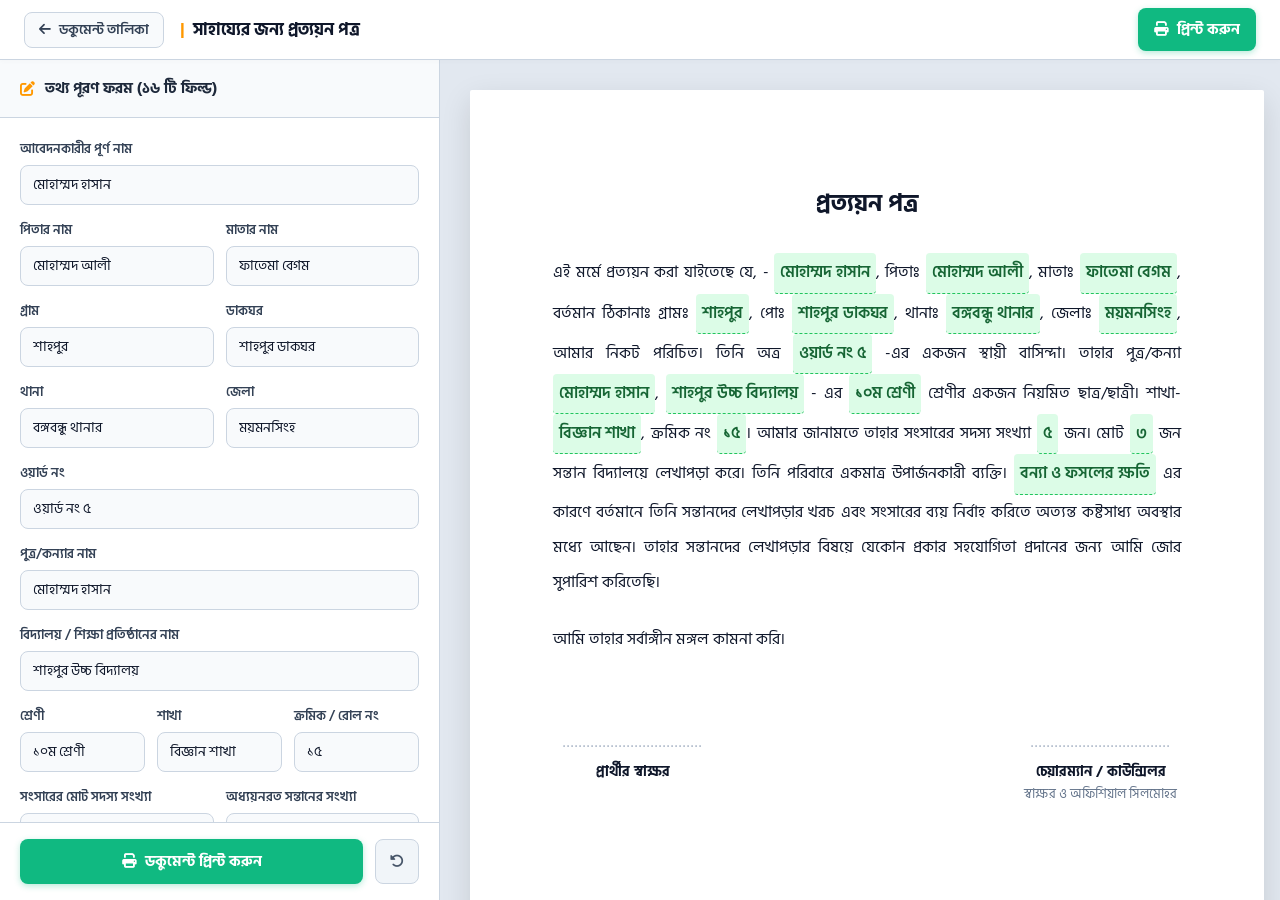
<file: templates/document_creator.html>
<!DOCTYPE html>
<html lang="bn">
<head>
  <meta charset="UTF-8">
  <meta name="viewport" content="width=device-width, initial-scale=1.0">
  <title>সাহায্যের জন্য প্রত্যয়ন পত্র - ডকুমেন্ট তৈরি করুন</title>

  <!-- Google Fonts: Hind Siliguri (Bengali) & Plus Jakarta Sans -->
  <link rel="preconnect" href="https://fonts.googleapis.com">
  <link rel="preconnect" href="https://fonts.gstatic.com" crossorigin>
  <link href="https://fonts.googleapis.com/css2?family=Hind+Siliguri:wght@400;500;600;700&family=Plus+Jakarta+Sans:wght@500;600;700&display=swap" rel="stylesheet">

  <!-- FontAwesome 6 CDN -->
  <link rel="stylesheet" href="https://cdnjs.cloudflare.com/ajax/libs/font-awesome/6.5.1/css/all.min.css">

  <style>
    :root {
      --primary-teal: #135E7D;
      --accent-orange: #FF9800;
      --bg-light: #f1f5f9;
      --border-color: #cbd5e1;
      --text-main: #0f172a;
      --text-muted: #64748b;
    }

    * {
      box-sizing: border-box;
      margin: 0;
      padding: 0;
    }

    body {
      font-family: 'Hind Siliguri', sans-serif;
      background-color: var(--bg-light);
      color: var(--text-main);
      height: 100vh;
      display: flex;
      flex-direction: column;
      overflow: hidden;
    }

    /* Top Navigation Bar */
    .top-navbar {
      height: 60px;
      background: #ffffff;
      border-bottom: 1px solid var(--border-color);
      display: flex;
      align-items: center;
      justify-content: space-between;
      padding: 0 24px;
      flex-shrink: 0;
      box-shadow: 0 2px 4px rgba(0, 0, 0, 0.02);
      z-index: 10;
    }

    .nav-left {
      display: flex;
      align-items: center;
      gap: 16px;
    }

    .btn-back {
      display: inline-flex;
      align-items: center;
      gap: 8px;
      padding: 6px 14px;
      background: #f8fafc;
      border: 1px solid var(--border-color);
      border-radius: 8px;
      color: #334155;
      text-decoration: none;
      font-size: 13.5px;
      font-weight: 600;
      transition: all 0.2s;
    }

    .btn-back:hover {
      background: #e2e8f0;
      color: #0f172a;
    }

    .nav-title {
      font-size: 17px;
      font-weight: 700;
      color: var(--text-main);
      display: flex;
      align-items: center;
      gap: 8px;
    }

    .nav-title .pipe {
      color: var(--accent-orange);
      font-weight: 800;
    }

    /* Split-Screen Main Layout */
    .split-container {
      display: flex;
      flex: 1;
      height: calc(100vh - 60px);
      overflow: hidden;
    }

    /* ==================== LEFT PANEL (INPUT FORM) ==================== */
    .left-panel {
      width: 440px;
      flex-shrink: 0;
      background: #ffffff;
      border-right: 1px solid var(--border-color);
      display: flex;
      flex-direction: column;
      height: 100%;
    }

    .panel-header {
      padding: 16px 20px;
      background: #f8fafc;
      border-bottom: 1px solid var(--border-color);
      display: flex;
      align-items: center;
      gap: 10px;
      font-size: 15px;
      font-weight: 700;
      color: #1e293b;
    }

    .panel-header i {
      color: var(--accent-orange);
    }

    .form-scroll-area {
      flex: 1;
      overflow-y: auto;
      padding: 20px;
    }

    .form-group {
      margin-bottom: 14px;
    }

    .form-group label {
      display: block;
      font-size: 13px;
      font-weight: 600;
      color: #334155;
      margin-bottom: 5px;
    }

    .form-control {
      width: 100%;
      padding: 8px 12px;
      font-size: 13.5px;
      font-family: inherit;
      color: #0f172a;
      background: #f8fafc;
      border: 1.5px solid #cbd5e1;
      border-radius: 8px;
      transition: all 0.2s;
    }

    .form-control:focus {
      outline: none;
      background: #ffffff;
      border-color: var(--accent-orange);
      box-shadow: 0 0 0 3px rgba(255, 152, 0, 0.15);
    }

    .form-row {
      display: flex;
      gap: 12px;
    }

    .form-row .form-group {
      flex: 1;
    }

    .panel-footer {
      padding: 16px 20px;
      background: #ffffff;
      border-top: 1px solid var(--border-color);
      display: flex;
      gap: 12px;
    }

    .btn-submit-print {
      flex: 1;
      background: #10b981;
      color: #ffffff;
      border: none;
      border-radius: 8px;
      padding: 10px 16px;
      font-size: 14.5px;
      font-weight: 700;
      font-family: inherit;
      cursor: pointer;
      display: inline-flex;
      align-items: center;
      justify-content: center;
      gap: 8px;
      box-shadow: 0 2px 6px rgba(16, 185, 129, 0.3);
      transition: all 0.2s;
    }

    .btn-submit-print:hover {
      background: #059669;
      transform: translateY(-1px);
      box-shadow: 0 4px 12px rgba(16, 185, 129, 0.4);
    }

    .btn-reset {
      background: #f1f5f9;
      color: #475569;
      border: 1px solid var(--border-color);
      border-radius: 8px;
      padding: 10px 14px;
      font-size: 14px;
      font-weight: 600;
      font-family: inherit;
      cursor: pointer;
      transition: all 0.2s;
    }

    .btn-reset:hover {
      background: #e2e8f0;
      color: #0f172a;
    }

    /* ==================== RIGHT PANEL (LIVE A4 PREVIEW) ==================== */
    .right-panel {
      flex: 1;
      background: #e2e8f0;
      display: flex;
      flex-direction: column;
      overflow-y: auto;
      padding: 30px;
      align-items: center;
    }

    /* A4 Paper Container */
    .a4-container {
      width: 210mm;
      min-height: 297mm;
      background: #ffffff;
      box-shadow: 0 10px 30px rgba(0, 0, 0, 0.12);
      padding: 25mm 22mm;
      margin: 0 auto;
      border-radius: 2px;
      box-sizing: border-box;
      position: relative;
    }

    /* Target Document Formatting */
    .doc-title {
      text-align: center;
      font-size: 26px;
      font-weight: 800;
      color: #0f172a;
      margin-bottom: 30px;
      letter-spacing: 0.5px;
    }

    .doc-body-paragraph {
      line-height: 2.2;
      text-align: justify;
      font-size: 16px;
      color: #1e293b;
    }

    .doc-footer-paragraph {
      font-size: 16px;
      color: #1e293b;
      margin-top: 15px;
    }

    /* Editable Chips / Highlight Styling */
    .highlight {
      background-color: #dcfce7;
      color: #166534;
      padding: 2px 6px;
      border-radius: 4px;
      font-weight: 600;
      display: inline-block;
      border-bottom: 1px dashed #22c55e;
      transition: all 0.15s ease-in-out;
    }

    .highlight.is-edited {
      background-color: transparent;
      color: #0f172a;
      border-bottom: 1.5px solid #0f766e;
      border-radius: 0;
      padding: 0 2px;
    }

    /* Signature area at bottom of paper */
    .signatures-row {
      display: flex;
      justify-content: space-between;
      margin-top: 60px;
      padding-top: 20px;
    }

    .sig-block {
      text-align: center;
      min-width: 160px;
      font-size: 13px;
      color: #64748b;
    }

    .sig-dots {
      letter-spacing: 2px;
      margin-bottom: 6px;
      color: #94a3b8;
    }

    .sig-name {
      font-size: 14px;
      font-weight: 700;
      color: #0f172a;
    }

    /* ==================== PRINT STYLES ==================== */
    @media print {
      body {
        background: #ffffff !important;
        height: auto !important;
        overflow: visible !important;
      }

      .top-navbar,
      .left-panel {
        display: none !important;
      }

      .split-container {
        display: block !important;
        height: auto !important;
        overflow: visible !important;
      }

      .right-panel {
        background: #ffffff !important;
        padding: 0 !important;
        margin: 0 !important;
        overflow: visible !important;
        display: block !important;
      }

      .a4-container {
        width: 100% !important;
        max-width: 210mm !important;
        min-height: 297mm !important;
        box-shadow: none !important;
        padding: 20mm 18mm !important;
        margin: 0 auto !important;
        border-radius: 0 !important;
      }

      .highlight {
        background-color: transparent !important;
        color: #000000 !important;
        border-bottom: 1px solid #000000 !important;
      }
    }

    /* Responsive adjustments */
    @media (max-width: 992px) {
      body {
        overflow: auto;
      }
      .split-container {
        flex-direction: column;
        height: auto;
      }
      .left-panel {
        width: 100%;
        height: auto;
      }
      .right-panel {
        padding: 16px 8px;
      }
      .a4-container {
        width: 100%;
        min-height: auto;
        padding: 20px 16px;
      }
    }
  </style>
</head>
<body>

  <!-- Top Navigation Bar -->
  <header class="top-navbar">
    <div class="nav-left">
      <a href="{{ url_for('manual_documents') }}" class="btn-back">
        <i class="fa-solid fa-arrow-left"></i>
        <span>ডকুমেন্ট তালিকা</span>
      </a>
      <div class="nav-title">
        <span class="pipe">|</span>
        <span>সাহায্যের জন্য প্রত্যয়ন পত্র</span>
      </div>
    </div>
    <div>
      <button type="button" class="btn-submit-print" onclick="window.print()">
        <i class="fa-solid fa-print"></i>
        <span>প্রিন্ট করুন</span>
      </button>
    </div>
  </header>

  <!-- Split Screen Workspace -->
  <main class="split-container">

    <!-- 1. LEFT PANEL (INPUT FORM) -->
    <aside class="left-panel">
      <div class="panel-header">
        <i class="fa-solid fa-pen-to-square"></i>
        <span>তথ্য পূরণ ফরম (১৬ টি ফিল্ড)</span>
      </div>

      <div class="form-scroll-area">
        <!-- applicant_name -->
        <div class="form-group">
          <label for="applicant_name">আবেদনকারীর পূর্ণ নাম</label>
          <input type="text" id="applicant_name" class="form-control" value="মোহাম্মদ হাসান" placeholder="আবেদনকারীর নাম লিখুন">
        </div>

        <!-- father_name & mother_name -->
        <div class="form-row">
          <div class="form-group">
            <label for="father_name">পিতার নাম</label>
            <input type="text" id="father_name" class="form-control" value="মোহাম্মদ আলী" placeholder="পিতার নাম লিখুন">
          </div>
          <div class="form-group">
            <label for="mother_name">মাতার নাম</label>
            <input type="text" id="mother_name" class="form-control" value="ফাতেমা বেগম" placeholder="মাতার নাম লিখুন">
          </div>
        </div>

        <!-- village & post_office -->
        <div class="form-row">
          <div class="form-group">
            <label for="village">গ্রাম</label>
            <input type="text" id="village" class="form-control" value="শাহপুর" placeholder="গ্রামের নাম">
          </div>
          <div class="form-group">
            <label for="post_office">ডাকঘর</label>
            <input type="text" id="post_office" class="form-control" value="শাহপুর ডাকঘর" placeholder="ডাকঘর">
          </div>
        </div>

        <!-- thana & district -->
        <div class="form-row">
          <div class="form-group">
            <label for="thana">থানা</label>
            <input type="text" id="thana" class="form-control" value="বঙ্গবন্ধু থানার" placeholder="থানা">
          </div>
          <div class="form-group">
            <label for="district">জেলা</label>
            <input type="text" id="district" class="form-control" value="ময়মনসিংহ" placeholder="জেলা">
          </div>
        </div>

        <!-- ward_no -->
        <div class="form-group">
          <label for="ward_no">ওয়ার্ড নং</label>
          <input type="text" id="ward_no" class="form-control" value="ওয়ার্ড নং ৫" placeholder="ওয়ার্ড নং">
        </div>

        <!-- child_name & school_name -->
        <div class="form-group">
          <label for="child_name">পুত্র/কন্যার নাম</label>
          <input type="text" id="child_name" class="form-control" value="মোহাম্মদ হাসান" placeholder="সন্তানের নাম">
        </div>

        <div class="form-group">
          <label for="school_name">বিদ্যালয় / শিক্ষা প্রতিষ্ঠানের নাম</label>
          <input type="text" id="school_name" class="form-control" value="শাহপুর উচ্চ বিদ্যালয়" placeholder="বিদ্যালয়ের নাম">
        </div>

        <!-- class_name, section & roll_no -->
        <div class="form-row">
          <div class="form-group">
            <label for="class_name">শ্রেণী</label>
            <input type="text" id="class_name" class="form-control" value="১০ম শ্রেণী" placeholder="শ্রেণী">
          </div>
          <div class="form-group">
            <label for="section">শাখা</label>
            <input type="text" id="section" class="form-control" value="বিজ্ঞান শাখা" placeholder="শাখা">
          </div>
          <div class="form-group">
            <label for="roll_no">ক্রমিক / রোল নং</label>
            <input type="text" id="roll_no" class="form-control" value="১৫" placeholder="রোল">
          </div>
        </div>

        <!-- total_members & student_count -->
        <div class="form-row">
          <div class="form-group">
            <label for="total_members">সংসারের মোট সদস্য সংখ্যা</label>
            <input type="text" id="total_members" class="form-control" value="৫" placeholder="সদস্য সংখ্যা">
          </div>
          <div class="form-group">
            <label for="student_count">অধ্যয়নরত সন্তানের সংখ্যা</label>
            <input type="text" id="student_count" class="form-control" value="৩" placeholder="ছাত্র সংখ্যা">
          </div>
        </div>

        <!-- reason -->
        <div class="form-group">
          <label for="reason">আর্থিক সংকটের কারণ</label>
          <input type="text" id="reason" class="form-control" value="বন্যা ও ফসলের ক্ষতি" placeholder="সংকটের কারণ লিখুন">
        </div>
      </div>

      <!-- Action Buttons at bottom of left panel -->
      <div class="panel-footer">
        <button type="button" class="btn-submit-print" id="btnSubmitPrint">
          <i class="fa-solid fa-print"></i>
          <span>ডকুমেন্ট প্রিন্ট করুন</span>
        </button>
        <button type="button" class="btn-reset" id="btnResetFields" title="রিসেট করুন">
          <i class="fa-solid fa-rotate-left"></i>
        </button>
      </div>
    </aside>

    <!-- 2. RIGHT PANEL (LIVE A4 PREVIEW) -->
    <section class="right-panel">
      <div class="a4-container" id="a4DocumentPaper">
        
        <h2 style="text-align: center; font-weight: bold; margin-bottom: 30px;">প্রত্যয়ন পত্র</h2>
        
        <p style="line-height: 2.2; text-align: justify; font-size: 16px;">
          এই মর্মে প্রত্যয়ন করা যাইতেছে যে, - <span id="preview_applicant_name" class="highlight">মোহাম্মদ হাসান</span>, 
          পিতাঃ <span id="preview_father_name" class="highlight">মোহাম্মদ আলী</span>, 
          মাতাঃ <span id="preview_mother_name" class="highlight">ফাতেমা বেগম</span>, 
          বর্তমান ঠিকানাঃ গ্রামঃ <span id="preview_village" class="highlight">শাহপুর</span>, 
          পোঃ <span id="preview_post_office" class="highlight">শাহপুর ডাকঘর</span>, 
          থানাঃ <span id="preview_thana" class="highlight">বঙ্গবন্ধু থানার</span>, 
          জেলাঃ <span id="preview_district" class="highlight">ময়মনসিংহ</span>, 
          আমার নিকট পরিচিত। তিনি অত্র <span id="preview_ward_no" class="highlight">ওয়ার্ড নং ৫</span> -এর একজন স্থায়ী বাসিন্দা। 
          তাহার পুত্র/কন্যা <span id="preview_child_name" class="highlight">মোহাম্মদ হাসান</span>, 
          <span id="preview_school_name" class="highlight">শাহপুর উচ্চ বিদ্যালয়</span> - এর 
          <span id="preview_class_name" class="highlight">১০ম শ্রেণী</span> শ্রেণীর একজন নিয়মিত ছাত্র/ছাত্রী। 
          শাখা- <span id="preview_section" class="highlight">বিজ্ঞান শাখা</span>, 
          ক্রমিক নং <span id="preview_roll_no" class="highlight">১৫</span>। 
          আমার জানামতে তাহার সংসারের সদস্য সংখ্যা <span id="preview_total_members" class="highlight">৫</span> জন। 
          মোট <span id="preview_student_count" class="highlight">৩</span> জন সন্তান বিদ্যালয়ে লেখাপড়া করে। 
          তিনি পরিবারে একমাত্র উপার্জনকারী ব্যক্তি। <span id="preview_reason" class="highlight">বন্যা ও ফসলের ক্ষতি</span> 
          এর কারণে বর্তমানে তিনি সন্তানদের লেখাপড়ার খরচ এবং সংসারের ব্যয় নির্বাহ করিতে অত্যন্ত কষ্টসাধ্য অবস্থার মধ্যে আছেন। 
          তাহার সন্তানদের লেখাপড়ার বিষয়ে যেকোন প্রকার সহযোগিতা প্রদানের জন্য আমি জোর সুপারিশ করিতেছি।
        </p>

        <br>
        <p style="font-size: 16px;">আমি তাহার সর্বাঙ্গীন মঙ্গল কামনা করি।</p>

        <!-- Official Seal / Signature Area -->
        <div class="signatures-row">
          <div class="sig-block">
            <div class="sig-dots">...................................</div>
            <div class="sig-name">প্রার্থীর স্বাক্ষর</div>
          </div>
          <div class="sig-block">
            <div class="sig-dots">...................................</div>
            <div class="sig-name">চেয়ারম্যান / কাউন্সিলর</div>
            <div>স্বাক্ষর ও অফিশিয়াল সিলমোহর</div>
          </div>
        </div>

      </div>
    </section>

  </main>

  <!-- 3. VANILLA JAVASCRIPT LOGIC -->
  <script>
    document.addEventListener('DOMContentLoaded', function () {
      // List of all 16 target field IDs
      const fieldIds = [
        'applicant_name',
        'father_name',
        'mother_name',
        'village',
        'post_office',
        'thana',
        'district',
        'ward_no',
        'child_name',
        'school_name',
        'class_name',
        'section',
        'roll_no',
        'total_members',
        'student_count',
        'reason'
      ];

      // Default initial values map
      const defaultValues = {};

      fieldIds.forEach(id => {
        const inputElem = document.getElementById(id);
        const previewElem = document.getElementById('preview_' + id);

        if (inputElem && previewElem) {
          // Record initial value
          defaultValues[id] = inputElem.value;

          // Function to sync input value to preview span
          const syncField = function () {
            const val = inputElem.value.trim();
            if (val) {
              previewElem.textContent = val;
              previewElem.classList.remove('is-empty');
              // Highlight remains or becomes slightly prominent
            } else {
              // Show fallback prompt if user clears the input
              previewElem.textContent = '[' + (inputElem.placeholder || id) + ']';
              previewElem.classList.add('is-empty');
            }
          };

          // Attach live listeners (input, keyup, change)
          inputElem.addEventListener('input', syncField);
          inputElem.addEventListener('keyup', syncField);
          inputElem.addEventListener('change', syncField);
        }
      });

      // Submit / Print Button
      const btnPrint = document.getElementById('btnSubmitPrint');
      if (btnPrint) {
        btnPrint.addEventListener('click', function () {
          window.print();
        });
      }

      // Reset Button: Restores initial pre-filled values
      const btnReset = document.getElementById('btnResetFields');
      if (btnReset) {
        btnReset.addEventListener('click', function () {
          fieldIds.forEach(id => {
            const inputElem = document.getElementById(id);
            const previewElem = document.getElementById('preview_' + id);
            if (inputElem && previewElem && defaultValues[id] !== undefined) {
              inputElem.value = defaultValues[id];
              previewElem.textContent = defaultValues[id];
              previewElem.classList.remove('is-empty');
            }
          });
        });
      }
    });
  </script>
</body>
</html>
</file>
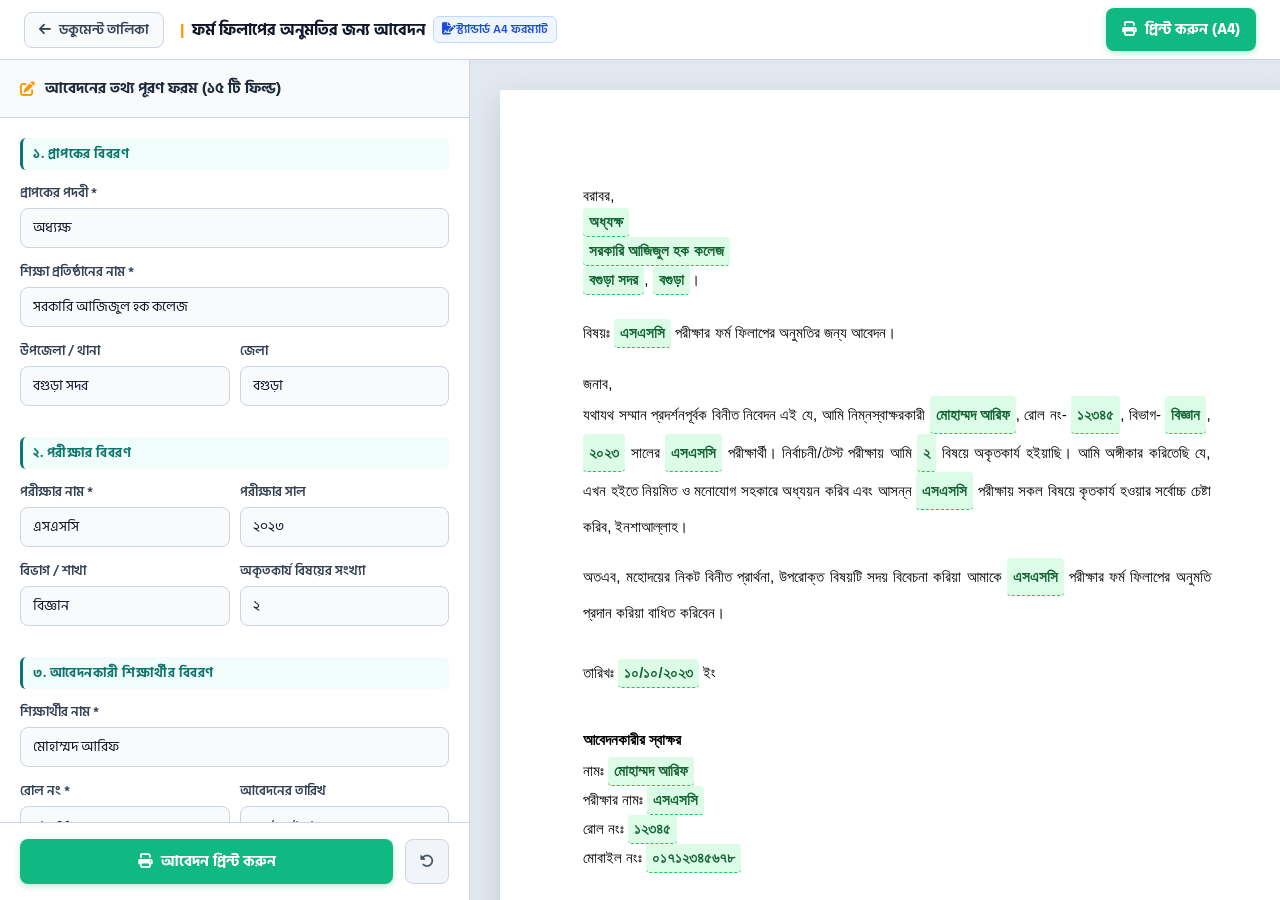
<file: templates/form_fillup_creator.html>
<!DOCTYPE html>
<html lang="bn">
<head>
  <meta charset="UTF-8">
  <meta name="viewport" content="width=device-width, initial-scale=1.0">
  <title>ফর্ম ফিলাপের অনুমতির জন্য আবেদন - কাজ করা সহজ</title>

  <!-- Google Fonts: Hind Siliguri (Bengali) -->
  <link rel="preconnect" href="https://fonts.googleapis.com">
  <link rel="preconnect" href="https://fonts.gstatic.com" crossorigin>
  <link href="https://fonts.googleapis.com/css2?family=Hind+Siliguri:wght@400;500;600;700&display=swap" rel="stylesheet">

  <!-- FontAwesome 6 Icons CDN -->
  <link rel="stylesheet" href="https://cdnjs.cloudflare.com/ajax/libs/font-awesome/6.5.1/css/all.min.css">

  <style>
    * {
      box-sizing: border-box;
      margin: 0;
      padding: 0;
    }

    body {
      font-family: 'Hind Siliguri', Arial, sans-serif;
      background-color: #f1f5f9;
      color: #0f172a;
      height: 100vh;
      display: flex;
      flex-direction: column;
      overflow: hidden;
    }

    /* Top Navigation Bar */
    .top-navbar {
      height: 60px;
      background: #ffffff;
      border-bottom: 1px solid #cbd5e1;
      display: flex;
      align-items: center;
      justify-content: space-between;
      padding: 0 24px;
      flex-shrink: 0;
      box-shadow: 0 2px 4px rgba(0, 0, 0, 0.02);
      z-index: 10;
    }

    .nav-left {
      display: flex;
      align-items: center;
      gap: 16px;
    }

    .btn-back {
      display: inline-flex;
      align-items: center;
      gap: 8px;
      padding: 6px 14px;
      background: #f8fafc;
      border: 1px solid #cbd5e1;
      border-radius: 8px;
      color: #334155;
      text-decoration: none;
      font-size: 13.5px;
      font-weight: 600;
      transition: all 0.2s;
    }

    .btn-back:hover {
      background: #e2e8f0;
      color: #0f172a;
    }

    .nav-title {
      font-size: 16px;
      font-weight: 700;
      display: flex;
      align-items: center;
      gap: 8px;
    }

    .nav-title .pipe {
      color: #ff9800;
      font-weight: 800;
    }

    .nav-badge-doc {
      font-size: 12px;
      background: #eff6ff;
      color: #1d4ed8;
      border: 1px solid #bfdbfe;
      padding: 3px 8px;
      border-radius: 6px;
      font-weight: 600;
    }

    /* ==================== SPLIT-SCREEN LAYOUT ==================== */
    .split-container {
      display: flex;
      flex: 1;
      height: calc(100vh - 60px);
      overflow: hidden;
    }

    /* 1. LEFT PANEL (INPUT FORM) */
    .left-panel {
      width: 470px;
      flex-shrink: 0;
      background: #ffffff;
      border-right: 1px solid #cbd5e1;
      display: flex;
      flex-direction: column;
      height: 100%;
    }

    .panel-header {
      padding: 16px 20px;
      background: #f8fafc;
      border-bottom: 1px solid #cbd5e1;
      display: flex;
      align-items: center;
      gap: 10px;
      font-size: 15px;
      font-weight: 700;
      color: #1e293b;
    }

    .panel-header i {
      color: #ff9800;
    }

    .form-scroll-area {
      flex: 1;
      overflow-y: auto;
      padding: 20px;
    }

    .form-section-title {
      font-size: 12.5px;
      font-weight: 700;
      text-transform: uppercase;
      letter-spacing: 0.5px;
      color: #0f766e;
      background: #f0fdfa;
      padding: 6px 10px;
      border-radius: 6px;
      margin-top: 18px;
      margin-bottom: 12px;
      border-left: 3px solid #0f766e;
    }

    .form-section-title:first-child {
      margin-top: 0;
    }

    .form-group {
      margin-bottom: 13px;
    }

    .form-group label {
      display: block;
      font-size: 13px;
      font-weight: 600;
      color: #334155;
      margin-bottom: 4px;
    }

    .form-control {
      width: 100%;
      padding: 8px 12px;
      font-size: 13.5px;
      font-family: inherit;
      color: #0f172a;
      background: #f8fafc;
      border: 1.5px solid #cbd5e1;
      border-radius: 8px;
      transition: all 0.2s;
    }

    .form-control:focus {
      outline: none;
      background: #ffffff;
      border-color: #ff9800;
      box-shadow: 0 0 0 3px rgba(255, 152, 0, 0.15);
    }

    .form-row {
      display: flex;
      gap: 10px;
    }

    .form-row .form-group {
      flex: 1;
    }

    .panel-footer {
      padding: 16px 20px;
      background: #ffffff;
      border-top: 1px solid #cbd5e1;
      display: flex;
      gap: 12px;
    }

    .btn-submit-print {
      flex: 1;
      background: #10b981;
      color: #ffffff;
      border: none;
      border-radius: 8px;
      padding: 10px 16px;
      font-size: 14.5px;
      font-weight: 700;
      font-family: inherit;
      cursor: pointer;
      display: inline-flex;
      align-items: center;
      justify-content: center;
      gap: 8px;
      box-shadow: 0 2px 6px rgba(16, 185, 129, 0.3);
      transition: all 0.2s;
    }

    .btn-submit-print:hover {
      background: #059669;
      transform: translateY(-1px);
      box-shadow: 0 4px 12px rgba(16, 185, 129, 0.4);
    }

    .btn-reset {
      background: #f1f5f9;
      color: #475569;
      border: 1px solid #cbd5e1;
      border-radius: 8px;
      padding: 10px 14px;
      font-size: 14px;
      font-weight: 600;
      font-family: inherit;
      cursor: pointer;
      transition: all 0.2s;
    }

    .btn-reset:hover {
      background: #e2e8f0;
      color: #0f172a;
    }

    /* 2. RIGHT PANEL (LIVE A4 PREVIEW) */
    .right-panel {
      flex: 1;
      background: #e2e8f0;
      display: flex;
      flex-direction: column;
      overflow-y: auto;
      padding: 30px;
      align-items: center;
    }

    /* Standard A4 Paper Container: 210mm x 297mm */
    .a4-container {
      width: 210mm;
      min-height: 297mm;
      background: #ffffff;
      box-shadow: 0 10px 30px rgba(0, 0, 0, 0.12);
      padding: 25mm 22mm;
      margin: 0 auto;
      border-radius: 2px;
      box-sizing: border-box;
      position: relative;
    }

    /* Editable Chips / Highlight Styling */
    .highlight {
      background-color: #dcfce7;
      color: #166534;
      padding: 2px 6px;
      border-radius: 4px;
      font-weight: 600;
      display: inline-block;
      border-bottom: 1px dashed #22c55e;
      transition: all 0.15s ease-in-out;
    }

    /* ==================== PRINT STYLES ==================== */
    @media print {
      @page {
        size: A4 portrait;
        margin: 15mm;
      }

      body {
        background: #ffffff !important;
        height: auto !important;
        overflow: visible !important;
      }

      .top-navbar,
      .left-panel {
        display: none !important;
      }

      .split-container {
        display: block !important;
        height: auto !important;
        overflow: visible !important;
      }

      .right-panel {
        background: #ffffff !important;
        padding: 0 !important;
        margin: 0 !important;
        overflow: visible !important;
        display: block !important;
      }

      .a4-container {
        width: 100% !important;
        max-width: 210mm !important;
        min-height: auto !important;
        box-shadow: none !important;
        padding: 0 !important;
        margin: 0 auto !important;
        border-radius: 0 !important;
      }

      .highlight {
        background-color: transparent !important;
        color: #000000 !important;
        border-bottom: 1px solid #000000 !important;
        padding: 0 !important;
      }
    }

    @media (max-width: 992px) {
      body {
        overflow: auto;
      }
      .split-container {
        flex-direction: column;
        height: auto;
      }
      .left-panel {
        width: 100%;
        height: auto;
      }
      .right-panel {
        padding: 16px 8px;
      }
      .a4-container {
        width: 100%;
        min-height: auto;
        padding: 20px 15px;
      }
    }
  </style>
</head>
<body>

  <!-- Top Navigation Bar -->
  <header class="top-navbar">
    <div class="nav-left">
      <a href="{{ url_for('manual_documents') }}" class="btn-back">
        <i class="fa-solid fa-arrow-left"></i>
        <span>ডকুমেন্ট তালিকা</span>
      </a>
      <div class="nav-title">
        <span class="pipe">|</span>
        <span>ফর্ম ফিলাপের অনুমতির জন্য আবেদন</span>
        <span class="nav-badge-doc">
          <i class="fa-solid fa-file-signature me-1"></i>স্ট্যান্ডার্ড A4 ফরম্যাট
        </span>
      </div>
    </div>
    <div>
      <button type="button" class="btn-submit-print" onclick="window.print()">
        <i class="fa-solid fa-print"></i>
        <span>প্রিন্ট করুন (A4)</span>
      </button>
    </div>
  </header>

  <!-- Split Screen Workspace -->
  <main class="split-container">

    <!-- 1. LEFT PANEL: INPUT FORM (15 Fields) -->
    <aside class="left-panel">
      <div class="panel-header">
        <i class="fa-solid fa-pen-to-square"></i>
        <span>আবেদনের তথ্য পূরণ ফরম (১৫ টি ফিল্ড)</span>
      </div>

      <div class="form-scroll-area">
        
        <!-- ১. প্রাপকের বিবরণ -->
        <div class="form-section-title">১. প্রাপকের বিবরণ</div>

        <div class="form-group">
          <label for="field_recipient_designation">প্রাপকের পদবী *</label>
          <input type="text" id="field_recipient_designation" class="form-control" value="অধ্যক্ষ" placeholder="উদাঃ অধ্যক্ষ / প্রধান শিক্ষক">
        </div>

        <div class="form-group">
          <label for="field_institution_name">শিক্ষা প্রতিষ্ঠানের নাম *</label>
          <input type="text" id="field_institution_name" class="form-control" value="সরকারি আজিজুল হক কলেজ" placeholder="উদাঃ সরকারি আজিজুল হক কলেজ">
        </div>

        <div class="form-row">
          <div class="form-group">
            <label for="field_institution_upazila">উপজেলা / থানা</label>
            <input type="text" id="field_institution_upazila" class="form-control" value="বগুড়া সদর" placeholder="উদাঃ বগুড়া সদর">
          </div>
          <div class="form-group">
            <label for="field_institution_district">জেলা</label>
            <input type="text" id="field_institution_district" class="form-control" value="বগুড়া" placeholder="উদাঃ বগুড়া">
          </div>
        </div>

        <!-- ২. পরীক্ষার বিবরণ -->
        <div class="form-section-title">২. পরীক্ষার বিবরণ</div>

        <div class="form-row">
          <div class="form-group">
            <label for="field_exam_name">পরীক্ষার নাম *</label>
            <input type="text" id="field_exam_name" class="form-control" value="এসএসসি" placeholder="উদাঃ এসএসসি / এইচএসসি">
          </div>
          <div class="form-group">
            <label for="field_exam_year">পরীক্ষার সাল</label>
            <input type="text" id="field_exam_year" class="form-control" value="২০২৩" placeholder="উদাঃ ২০২৩">
          </div>
        </div>

        <div class="form-row">
          <div class="form-group">
            <label for="field_department_name">বিভাগ / শাখা</label>
            <input type="text" id="field_department_name" class="form-control" value="বিজ্ঞান" placeholder="উদাঃ বিজ্ঞান / মানবিক / ব্যবসায় শিক্ষা">
          </div>
          <div class="form-group">
            <label for="field_failed_subjects_count">অকৃতকার্য বিষয়ের সংখ্যা</label>
            <input type="text" id="field_failed_subjects_count" class="form-control" value="২" placeholder="উদাঃ ২">
          </div>
        </div>

        <!-- ৩. আবেদনকারী শিক্ষার্থীর বিবরণ -->
        <div class="form-section-title">৩. আবেদনকারী শিক্ষার্থীর বিবরণ</div>

        <div class="form-group">
          <label for="field_applicant_name">শিক্ষার্থীর নাম *</label>
          <input type="text" id="field_applicant_name" class="form-control" value="মোহাম্মদ আরিফ" placeholder="উদাঃ মোহাম্মদ আরিফ">
        </div>

        <div class="form-row">
          <div class="form-group">
            <label for="field_roll_number">রোল নং *</label>
            <input type="text" id="field_roll_number" class="form-control" value="১২৩৪৫" placeholder="উদাঃ ১২৩৪৫">
          </div>
          <div class="form-group">
            <label for="field_application_date">আবেদনের তারিখ</label>
            <input type="text" id="field_application_date" class="form-control" value="১০/১০/২০২৩" placeholder="উদাঃ ১০/১০/২০২৩">
          </div>
        </div>

        <div class="form-group">
          <label for="field_applicant_mobile">শিক্ষার্থীর মোবাইল নং</label>
          <input type="text" id="field_applicant_mobile" class="form-control" value="০১৭১২৩৪৫৬৭৮" placeholder="উদাঃ ০১৭১২৩৪৫৬৭৮">
        </div>

        <!-- ৪. অভিভাবকের বিবরণ -->
        <div class="form-section-title">৪. অভিভাবকের বিবরণ</div>

        <div class="form-group">
          <label for="field_guardian_name">অভিভাবকের নাম</label>
          <input type="text" id="field_guardian_name" class="form-control" value="মোহাম্মদ সালাম" placeholder="উদাঃ মোহাম্মদ সালাম">
        </div>

        <div class="form-row">
          <div class="form-group">
            <label for="field_guardian_relation">শিক্ষার্থীর সাথে সম্পর্ক</label>
            <input type="text" id="field_guardian_relation" class="form-control" value="পিতা" placeholder="উদাঃ পিতা / মাতা / ভাই">
          </div>
          <div class="form-group">
            <label for="field_guardian_mobile">অভিভাবকের মোবাইল নং</label>
            <input type="text" id="field_guardian_mobile" class="form-control" value="০১৮১২৩৪৫৬৭৮" placeholder="উদাঃ ০১৮১২৩৪৫৬৭৮">
          </div>
        </div>

      </div>

      <!-- Action Buttons -->
      <div class="panel-footer">
        <button type="button" class="btn-submit-print" id="btnSubmitPrint">
          <i class="fa-solid fa-print"></i>
          <span>আবেদন প্রিন্ট করুন</span>
        </button>
        <button type="button" class="btn-reset" id="btnResetFields" title="রিসেট করুন">
          <i class="fa-solid fa-rotate-left"></i>
        </button>
      </div>
    </aside>

    <!-- 2. RIGHT PANEL: LIVE A4 PREVIEW -->
    <section class="right-panel">
      <div class="a4-container" id="printableA4Document">
        <div style="font-family: Arial, sans-serif; text-align: left; line-height: 1.6; color: #000; font-size: 15px;">
          <p>বরাবর,<br>
          <span class="highlight input-recipient_designation">অধ্যক্ষ</span><br>
          <span class="highlight input-institution_name">সরকারি আজিজুল হক কলেজ</span><br>
          <span class="highlight input-institution_upazila">বগুড়া সদর</span>, <span class="highlight input-institution_district">বগুড়া</span>।</p>
          <br>
          <p>বিষয়ঃ <span class="highlight input-exam_name">এসএসসি</span> পরীক্ষার ফর্ম ফিলাপের অনুমতির জন্য আবেদন।</p>
          <br>
          
          <p>জনাব,</p>
          <p style="text-align: justify; line-height: 2.2;">
            যথাযথ সম্মান প্রদর্শনপূর্বক বিনীত নিবেদন এই যে, আমি নিম্নস্বাক্ষরকারী <span class="highlight input-applicant_name">মোহাম্মদ আরিফ</span>, 
            রোল নং- <span class="highlight input-roll_number">১২৩৪৫</span>, 
            বিভাগ- <span class="highlight input-department_name">বিজ্ঞান</span>, 
            <span class="highlight input-exam_year">২০২৩</span> সালের 
            <span class="highlight input-exam_name">এসএসসি</span> পরীক্ষার্থী। নির্বাচনী/টেস্ট পরীক্ষায় আমি 
            <span class="highlight input-failed_subjects_count">২</span> বিষয়ে অকৃতকার্য হইয়াছি। আমি অঙ্গীকার করিতেছি যে, এখন হইতে নিয়মিত ও মনোযোগ সহকারে অধ্যয়ন করিব এবং আসন্ন 
            <span class="highlight input-exam_name">এসএসসি</span> পরীক্ষায় সকল বিষয়ে কৃতকার্য হওয়ার সর্বোচ্চ চেষ্টা করিব, ইনশাআল্লাহ।
          </p>
          
          <p style="text-align: justify; line-height: 2.2; margin-top: 15px;">
            অতএব, মহোদয়ের নিকট বিনীত প্রার্থনা, উপরোক্ত বিষয়টি সদয় বিবেচনা করিয়া আমাকে <span class="highlight input-exam_name">এসএসসি</span> পরীক্ষার ফর্ম ফিলাপের অনুমতি প্রদান করিয়া বাধিত করিবেন।
          </p>
          
          <div style="margin-top: 30px;">
            <p>তারিখঃ <span class="highlight input-application_date">১০/১০/২০২৩</span> ইং</p>
          </div>
          
          <div style="margin-top: 40px; display: flex; flex-direction: column; gap: 30px;">
            <div>
              <p style="font-weight: bold; margin-bottom: 5px;">আবেদনকারীর স্বাক্ষর</p>
              <p>নামঃ <span class="highlight input-applicant_name">মোহাম্মদ আরিফ</span></p>
              <p>পরীক্ষার নামঃ <span class="highlight input-exam_name">এসএসসি</span></p>
              <p>রোল নংঃ <span class="highlight input-roll_number">১২৩৪৫</span></p>
              <p>মোবাইল নংঃ <span class="highlight input-applicant_mobile">০১৭১২৩৪৫৬৭৮</span></p>
            </div>
            
            <div>
              <p style="font-weight: bold; margin-bottom: 5px;">অভিভাবকের স্বাক্ষর</p>
              <p>নামঃ <span class="highlight input-guardian_name">মোহাম্মদ সালাম</span></p>
              <p>শিক্ষার্থীর সাথে সম্পর্কঃ <span class="highlight input-guardian_relation">পিতা</span></p>
              <p>মোবাইল নংঃ <span class="highlight input-guardian_mobile">০১৮১২৩৪৫৬৭৮</span></p>
            </div>
          </div>
        </div>
      </div>
    </section>

  </main>

  <!-- 3. VANILLA JAVASCRIPT: INSTANT MULTI-FIELD DATA BINDING -->
  <script>
    document.addEventListener('DOMContentLoaded', function () {
      // 15 Form Fields
      const fieldIds = [
        'recipient_designation',
        'institution_name',
        'institution_upazila',
        'institution_district',
        'exam_name',
        'applicant_name',
        'roll_number',
        'department_name',
        'exam_year',
        'failed_subjects_count',
        'application_date',
        'applicant_mobile',
        'guardian_name',
        'guardian_relation',
        'guardian_mobile'
      ];

      // Store initial default values for reset
      const defaultValues = {};

      fieldIds.forEach(id => {
        const inputElem = document.getElementById('field_' + id);
        // Find ALL matching spans with class .input-{id} (e.g. input-exam_name appears 5 times)
        const targetSpans = document.querySelectorAll('.input-' + id);

        if (inputElem && targetSpans.length > 0) {
          defaultValues[id] = inputElem.value;

          // Function to sync input value to ALL corresponding spans simultaneously
          const syncField = function () {
            const val = inputElem.value.trim();
            targetSpans.forEach(span => {
              if (val) {
                span.textContent = val;
              } else {
                // Fallback indicator when input is cleared
                span.textContent = '[' + (inputElem.placeholder || id) + ']';
              }
            });
          };

          // Attach live event listeners (input, keyup, change)
          inputElem.addEventListener('input', syncField);
          inputElem.addEventListener('keyup', syncField);
          inputElem.addEventListener('change', syncField);
        }
      });

      // Submit / Print Button
      const btnPrint = document.getElementById('btnSubmitPrint');
      if (btnPrint) {
        btnPrint.addEventListener('click', function () {
          window.print();
        });
      }

      // Reset Button: Restores initial pre-filled values
      const btnReset = document.getElementById('btnResetFields');
      if (btnReset) {
        btnReset.addEventListener('click', function () {
          fieldIds.forEach(id => {
            const inputElem = document.getElementById('field_' + id);
            const targetSpans = document.querySelectorAll('.input-' + id);
            if (inputElem && targetSpans.length > 0 && defaultValues[id] !== undefined) {
              inputElem.value = defaultValues[id];
              targetSpans.forEach(span => {
                span.textContent = defaultValues[id];
              });
            }
          });
        });
      }
    });
  </script>
</body>
</html>
</file>
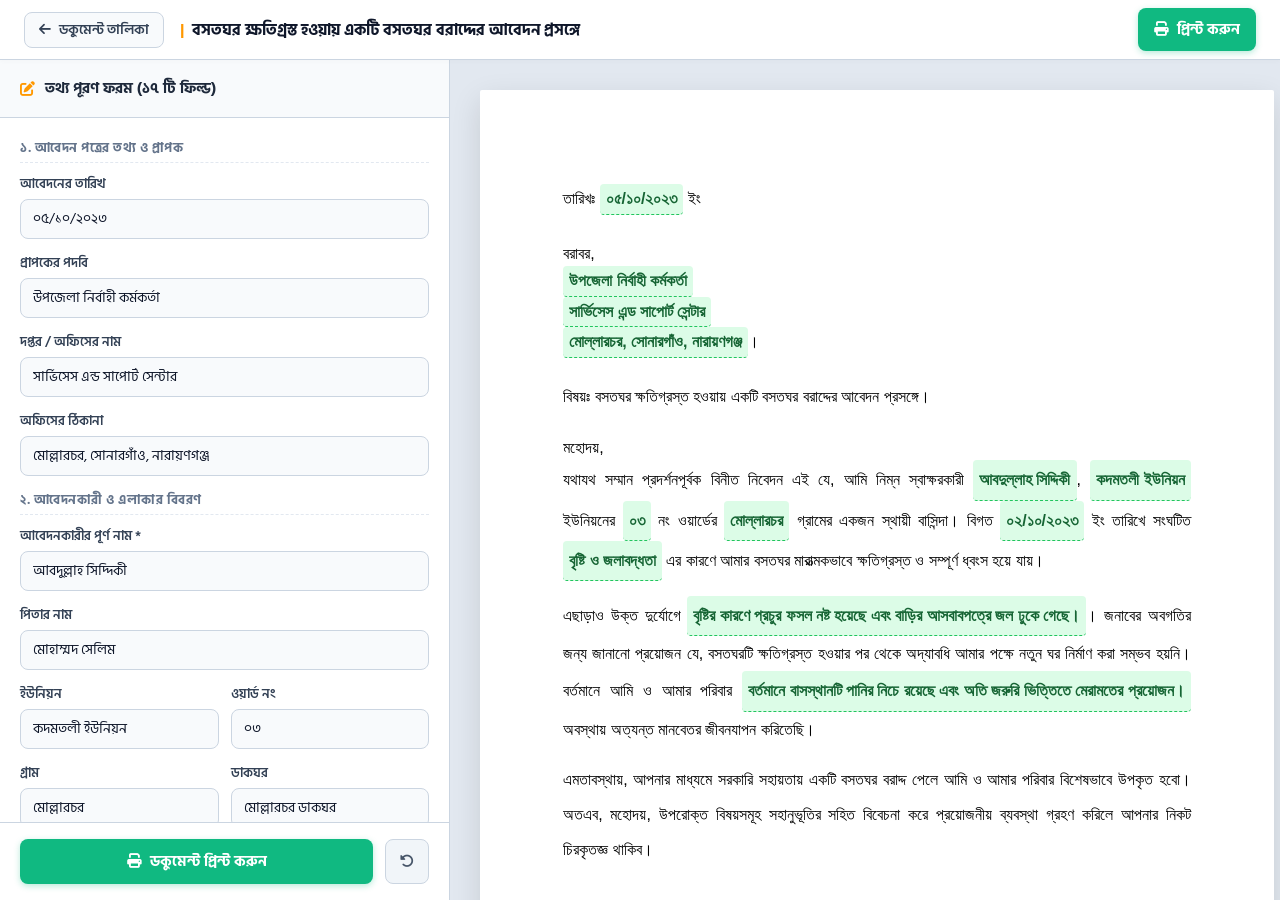
<file: templates/house_allocation_creator.html>
<!DOCTYPE html>
<html lang="bn">
<head>
  <meta charset="UTF-8">
  <meta name="viewport" content="width=device-width, initial-scale=1.0">
  <title>বসতঘর ক্ষতিগ্রস্ত হওয়ায় একটি বসতঘর বরাদ্দের আবেদন প্রসঙ্গে</title>

  <!-- Google Fonts: Hind Siliguri (Bengali) -->
  <link rel="preconnect" href="https://fonts.googleapis.com">
  <link rel="preconnect" href="https://fonts.gstatic.com" crossorigin>
  <link href="https://fonts.googleapis.com/css2?family=Hind+Siliguri:wght@400;500;600;700&display=swap" rel="stylesheet">

  <!-- FontAwesome 6 Icons CDN -->
  <link rel="stylesheet" href="https://cdnjs.cloudflare.com/ajax/libs/font-awesome/6.5.1/css/all.min.css">

  <style>
    * {
      box-sizing: border-box;
      margin: 0;
      padding: 0;
    }

    body {
      font-family: 'Hind Siliguri', sans-serif;
      background-color: #f1f5f9;
      color: #0f172a;
      height: 100vh;
      display: flex;
      flex-direction: column;
      overflow: hidden;
    }

    /* Top Navigation Bar */
    .top-navbar {
      height: 60px;
      background: #ffffff;
      border-bottom: 1px solid #cbd5e1;
      display: flex;
      align-items: center;
      justify-content: space-between;
      padding: 0 24px;
      flex-shrink: 0;
      box-shadow: 0 2px 4px rgba(0, 0, 0, 0.02);
      z-index: 10;
    }

    .nav-left {
      display: flex;
      align-items: center;
      gap: 16px;
    }

    .btn-back {
      display: inline-flex;
      align-items: center;
      gap: 8px;
      padding: 6px 14px;
      background: #f8fafc;
      border: 1px solid #cbd5e1;
      border-radius: 8px;
      color: #334155;
      text-decoration: none;
      font-size: 13.5px;
      font-weight: 600;
      transition: all 0.2s;
    }

    .btn-back:hover {
      background: #e2e8f0;
      color: #0f172a;
    }

    .nav-title {
      font-size: 16px;
      font-weight: 700;
      display: flex;
      align-items: center;
      gap: 8px;
    }

    .nav-title .pipe {
      color: #ff9800;
      font-weight: 800;
    }

    /* ==================== SPLIT-SCREEN LAYOUT ==================== */
    .split-container {
      display: flex;
      flex: 1;
      height: calc(100vh - 60px);
      overflow: hidden;
    }

    /* 1. LEFT PANEL (INPUT FORM) */
    .left-panel {
      width: 450px;
      flex-shrink: 0;
      background: #ffffff;
      border-right: 1px solid #cbd5e1;
      display: flex;
      flex-direction: column;
      height: 100%;
    }

    .panel-header {
      padding: 16px 20px;
      background: #f8fafc;
      border-bottom: 1px solid #cbd5e1;
      display: flex;
      align-items: center;
      gap: 10px;
      font-size: 15px;
      font-weight: 700;
      color: #1e293b;
    }

    .panel-header i {
      color: #ff9800;
    }

    .form-scroll-area {
      flex: 1;
      overflow-y: auto;
      padding: 20px;
    }

    .form-section-title {
      font-size: 12.5px;
      font-weight: 700;
      text-transform: uppercase;
      letter-spacing: 0.5px;
      color: #64748b;
      margin-top: 14px;
      margin-bottom: 10px;
      padding-bottom: 4px;
      border-bottom: 1px dashed #e2e8f0;
    }

    .form-section-title:first-child {
      margin-top: 0;
    }

    .form-group {
      margin-bottom: 13px;
    }

    .form-group label {
      display: block;
      font-size: 13px;
      font-weight: 600;
      color: #334155;
      margin-bottom: 4px;
    }

    .form-control {
      width: 100%;
      padding: 8px 12px;
      font-size: 13.5px;
      font-family: inherit;
      color: #0f172a;
      background: #f8fafc;
      border: 1.5px solid #cbd5e1;
      border-radius: 8px;
      transition: all 0.2s;
    }

    .form-control:focus {
      outline: none;
      background: #ffffff;
      border-color: #ff9800;
      box-shadow: 0 0 0 3px rgba(255, 152, 0, 0.15);
    }

    textarea.form-control {
      resize: vertical;
      min-height: 58px;
    }

    .form-row {
      display: flex;
      gap: 12px;
    }

    .form-row .form-group {
      flex: 1;
    }

    .panel-footer {
      padding: 16px 20px;
      background: #ffffff;
      border-top: 1px solid #cbd5e1;
      display: flex;
      gap: 12px;
    }

    .btn-submit-print {
      flex: 1;
      background: #10b981;
      color: #ffffff;
      border: none;
      border-radius: 8px;
      padding: 10px 16px;
      font-size: 14.5px;
      font-weight: 700;
      font-family: inherit;
      cursor: pointer;
      display: inline-flex;
      align-items: center;
      justify-content: center;
      gap: 8px;
      box-shadow: 0 2px 6px rgba(16, 185, 129, 0.3);
      transition: all 0.2s;
    }

    .btn-submit-print:hover {
      background: #059669;
      transform: translateY(-1px);
      box-shadow: 0 4px 12px rgba(16, 185, 129, 0.4);
    }

    .btn-reset {
      background: #f1f5f9;
      color: #475569;
      border: 1px solid #cbd5e1;
      border-radius: 8px;
      padding: 10px 14px;
      font-size: 14px;
      font-weight: 600;
      font-family: inherit;
      cursor: pointer;
      transition: all 0.2s;
    }

    .btn-reset:hover {
      background: #e2e8f0;
      color: #0f172a;
    }

    /* 2. RIGHT PANEL (LIVE A4 PREVIEW) */
    .right-panel {
      flex: 1;
      background: #e2e8f0;
      display: flex;
      flex-direction: column;
      overflow-y: auto;
      padding: 30px;
      align-items: center;
    }

    /* Standard A4 Paper Container */
    .a4-container {
      width: 210mm;
      min-height: 297mm;
      background: #ffffff;
      box-shadow: 0 10px 30px rgba(0, 0, 0, 0.12);
      padding: 25mm 22mm;
      margin: 0 auto;
      border-radius: 2px;
      box-sizing: border-box;
      position: relative;
    }

    /* Editable Chips / Highlight Styling */
    .highlight {
      background-color: #dcfce7;
      color: #166534;
      padding: 2px 6px;
      border-radius: 4px;
      font-weight: 600;
      display: inline-block;
      border-bottom: 1px dashed #22c55e;
      transition: all 0.15s ease-in-out;
    }

    /* ==================== PRINT STYLES ==================== */
    @media print {
      body {
        background: #ffffff !important;
        height: auto !important;
        overflow: visible !important;
      }

      .top-navbar,
      .left-panel {
        display: none !important;
      }

      .split-container {
        display: block !important;
        height: auto !important;
        overflow: visible !important;
      }

      .right-panel {
        background: #ffffff !important;
        padding: 0 !important;
        margin: 0 !important;
        overflow: visible !important;
        display: block !important;
      }

      .a4-container {
        width: 100% !important;
        max-width: 210mm !important;
        min-height: 297mm !important;
        box-shadow: none !important;
        padding: 20mm 18mm !important;
        margin: 0 auto !important;
        border-radius: 0 !important;
      }

      .highlight {
        background-color: transparent !important;
        color: #000000 !important;
        border-bottom: 1px solid #000000 !important;
      }
    }

    @media (max-width: 992px) {
      body {
        overflow: auto;
      }
      .split-container {
        flex-direction: column;
        height: auto;
      }
      .left-panel {
        width: 100%;
        height: auto;
      }
      .right-panel {
        padding: 16px 8px;
      }
      .a4-container {
        width: 100%;
        min-height: auto;
        padding: 20px 16px;
      }
    }
  </style>
</head>
<body>

  <!-- Top Navigation Bar -->
  <header class="top-navbar">
    <div class="nav-left">
      <a href="{{ url_for('manual_documents') }}" class="btn-back">
        <i class="fa-solid fa-arrow-left"></i>
        <span>ডকুমেন্ট তালিকা</span>
      </a>
      <div class="nav-title">
        <span class="pipe">|</span>
        <span>বসতঘর ক্ষতিগ্রস্ত হওয়ায় একটি বসতঘর বরাদ্দের আবেদন প্রসঙ্গে</span>
      </div>
    </div>
    <div>
      <button type="button" class="btn-submit-print" onclick="window.print()">
        <i class="fa-solid fa-print"></i>
        <span>প্রিন্ট করুন</span>
      </button>
    </div>
  </header>

  <!-- Split Screen Workspace -->
  <main class="split-container">

    <!-- 1. LEFT PANEL: INPUT FORM -->
    <aside class="left-panel">
      <div class="panel-header">
        <i class="fa-solid fa-pen-to-square"></i>
        <span>তথ্য পূরণ ফরম (১৭ টি ফিল্ড)</span>
      </div>

      <div class="form-scroll-area">
        <!-- ১. আবেদন পত্রের শীর্ষ তথ্য -->
        <div class="form-section-title">১. আবেদন পত্রের তথ্য ও প্রাপক</div>

        <div class="form-group">
          <label for="field_date">আবেদনের তারিখ</label>
          <input type="text" id="field_date" class="form-control" value="০৫/১০/২০২৩" placeholder="উদাঃ ০৫/১০/২০২৩">
        </div>

        <div class="form-group">
          <label for="field_recipient_designation">প্রাপকের পদবি</label>
          <input type="text" id="field_recipient_designation" class="form-control" value="উপজেলা নির্বাহী কর্মকর্তা" placeholder="উদাঃ উপজেলা নির্বাহী কর্মকর্তা">
        </div>

        <div class="form-group">
          <label for="field_office_name">দপ্তর / অফিসের নাম</label>
          <input type="text" id="field_office_name" class="form-control" value="সার্ভিসেস এন্ড সাপোর্ট সেন্টার" placeholder="উদাঃ সার্ভিসেস এন্ড সাপোর্ট সেন্টার">
        </div>

        <div class="form-group">
          <label for="field_office_address">অফিসের ঠিকানা</label>
          <input type="text" id="field_office_address" class="form-control" value="মোল্লারচর, সোনারগাঁও, নারায়ণগঞ্জ" placeholder="উদাঃ মোল্লারচর, সোনারগাঁও, নারায়ণগঞ্জ">
        </div>

        <!-- ২. আবেদনকারীর বিবরণ -->
        <div class="form-section-title">২. আবেদনকারী ও এলাকার বিবরণ</div>

        <div class="form-group">
          <label for="field_applicant_name">আবেদনকারীর পূর্ণ নাম *</label>
          <input type="text" id="field_applicant_name" class="form-control" value="আবদুল্লাহ সিদ্দিকী" placeholder="উদাঃ আবদুল্লাহ সিদ্দিকী">
        </div>

        <div class="form-group">
          <label for="field_father_name">পিতার নাম</label>
          <input type="text" id="field_father_name" class="form-control" value="মোহাম্মদ সেলিম" placeholder="উদাঃ মোহাম্মদ সেলিম">
        </div>

        <div class="form-row">
          <div class="form-group">
            <label for="field_union_name">ইউনিয়ন</label>
            <input type="text" id="field_union_name" class="form-control" value="কদমতলী ইউনিয়ন" placeholder="উদাঃ কদমতলী ইউনিয়ন">
          </div>
          <div class="form-group">
            <label for="field_ward_no">ওয়ার্ড নং</label>
            <input type="text" id="field_ward_no" class="form-control" value="০৩" placeholder="উদাঃ ০৩">
          </div>
        </div>

        <div class="form-row">
          <div class="form-group">
            <label for="field_village">গ্রাম</label>
            <input type="text" id="field_village" class="form-control" value="মোল্লারচর" placeholder="উদাঃ মোল্লারচর">
          </div>
          <div class="form-group">
            <label for="field_post_office">ডাকঘর</label>
            <input type="text" id="field_post_office" class="form-control" value="মোল্লারচর ডাকঘর" placeholder="উদাঃ মোল্লারচর ডাকঘর">
          </div>
        </div>

        <div class="form-row">
          <div class="form-group">
            <label for="field_upazila">উপজেলা</label>
            <input type="text" id="field_upazila" class="form-control" value="সোনারগাঁও উপজেলা" placeholder="উদাঃ সোনারগাঁও উপজেলা">
          </div>
          <div class="form-group">
            <label for="field_district">জেলা</label>
            <input type="text" id="field_district" class="form-control" value="নারায়ণগঞ্জ জেলা" placeholder="উদাঃ নারায়ণগঞ্জ জেলা">
          </div>
        </div>

        <div class="form-group">
          <label for="field_mobile_no">মোবাইল নম্বর</label>
          <input type="text" id="field_mobile_no" class="form-control" value="০১৭১২৩৪৫৬৭৮" placeholder="উদাঃ ০১৭১২৩৪৫৬৭৮">
        </div>

        <!-- ৩. দুর্যোগ ও ক্ষতির বিবরণ -->
        <div class="form-section-title">৩. দুর্যোগ ও ক্ষতির বিবরণ</div>

        <div class="form-row">
          <div class="form-group">
            <label for="field_incident_date">দুর্যোগের তারিখ</label>
            <input type="text" id="field_incident_date" class="form-control" value="০২/১০/২০২৩" placeholder="উদাঃ ০২/১০/২০২৩">
          </div>
          <div class="form-group">
            <label for="field_cause_of_damage">ক্ষতির কারণ</label>
            <input type="text" id="field_cause_of_damage" class="form-control" value="বৃষ্টি ও জলাবদ্ধতা" placeholder="উদাঃ বৃষ্টি ও জলাবদ্ধতা">
          </div>
        </div>

        <div class="form-group">
          <label for="field_damage_details">দুর্যোগে অন্যান্য ক্ষতির বিবরণ</label>
          <textarea id="field_damage_details" class="form-control" rows="2" placeholder="ক্ষতির বিস্তারিত বিবরণ লিখুন">বৃষ্টির কারণে প্রচুর ফসল নষ্ট হয়েছে এবং বাড়ির আসবাবপত্রে জল ঢুকে গেছে।</textarea>
        </div>

        <div class="form-group">
          <label for="field_current_condition">পরিবারের বর্তমান অবস্থা</label>
          <textarea id="field_current_condition" class="form-control" rows="2" placeholder="বর্তমান অবস্থা লিখুন">বর্তমানে বাসস্থানটি পানির নিচে রয়েছে এবং অতি জরুরি ভিত্তিতে মেরামতের প্রয়োজন।</textarea>
        </div>
      </div>

      <!-- Action Buttons -->
      <div class="panel-footer">
        <button type="button" class="btn-submit-print" id="btnSubmitPrint">
          <i class="fa-solid fa-print"></i>
          <span>ডকুমেন্ট প্রিন্ট করুন</span>
        </button>
        <button type="button" class="btn-reset" id="btnResetFields" title="রিসেট করুন">
          <i class="fa-solid fa-rotate-left"></i>
        </button>
      </div>
    </aside>

    <!-- 2. RIGHT PANEL: LIVE A4 PREVIEW -->
    <section class="right-panel">
      <div class="a4-container" id="a4DocumentPaper">
        
        <!-- EXACT BENGALI HTML STRUCTURE AS REQUESTED -->
        <div style="font-family: Arial, sans-serif; text-align: left; line-height: 1.6; color: #000;">
          <p>তারিখঃ <span class="highlight input-date">০৫/১০/২০২৩</span> ইং</p>
          <br>
          <p>বরাবর,<br>
          <span class="highlight input-recipient_designation">উপজেলা নির্বাহী কর্মকর্তা</span><br>
          <span class="highlight input-office_name">সার্ভিসেস এন্ড সাপোর্ট সেন্টার</span><br>
          <span class="highlight input-office_address">মোল্লারচর, সোনারগাঁও, নারায়ণগঞ্জ</span>।</p>
          <br>
          <p>বিষয়ঃ বসতঘর ক্ষতিগ্রস্ত হওয়ায় একটি বসতঘর বরাদ্দের আবেদন প্রসঙ্গে।</p>
          <br>
          <p>মহোদয়,</p>
          <p style="text-align: justify; line-height: 2.2;">
            যথাযথ সম্মান প্রদর্শনপূর্বক বিনীত নিবেদন এই যে, আমি নিম্ন স্বাক্ষরকারী <span class="highlight input-applicant_name">আবদুল্লাহ সিদ্দিকী</span>, 
            <span class="highlight input-union_name">কদমতলী ইউনিয়ন</span> ইউনিয়নের 
            <span class="highlight input-ward_no">০৩</span> নং ওয়ার্ডের 
            <span class="highlight input-village">মোল্লারচর</span> গ্রামের একজন স্থায়ী বাসিন্দা। 
            বিগত <span class="highlight input-incident_date">০২/১০/২০২৩</span> ইং তারিখে সংঘটিত 
            <span class="highlight input-cause_of_damage">বৃষ্টি ও জলাবদ্ধতা</span> এর কারণে আমার বসতঘর মারাত্মকভাবে ক্ষতিগ্রস্ত ও সম্পূর্ণ ধ্বংস হয়ে যায়।
          </p>
          <p style="text-align: justify; line-height: 2.2; margin-top: 15px;">
            এছাড়াও উক্ত দুর্যোগে <span class="highlight input-damage_details">বৃষ্টির কারণে প্রচুর ফসল নষ্ট হয়েছে এবং বাড়ির আসবাবপত্রে জল ঢুকে গেছে।</span>। 
            জনাবের অবগতির জন্য জানানো প্রয়োজন যে, বসতঘরটি ক্ষতিগ্রস্ত হওয়ার পর থেকে অদ্যাবধি আমার পক্ষে নতুন ঘর নির্মাণ করা সম্ভব হয়নি। বর্তমানে আমি ও আমার পরিবার 
            <span class="highlight input-current_condition">বর্তমানে বাসস্থানটি পানির নিচে রয়েছে এবং অতি জরুরি ভিত্তিতে মেরামতের প্রয়োজন।</span> অবস্থায় অত্যন্ত মানবেতর জীবনযাপন করিতেছি।
          </p>
          <p style="text-align: justify; line-height: 2.2; margin-top: 15px;">
            এমতাবস্থায়, আপনার মাধ্যমে সরকারি সহায়তায় একটি বসতঘর বরাদ্দ পেলে আমি ও আমার পরিবার বিশেষভাবে উপকৃত হবো। 
            অতএব, মহোদয়, উপরোক্ত বিষয়সমূহ সহানুভূতির সহিত বিবেচনা করে প্রয়োজনীয় ব্যবস্থা গ্রহণ করিলে আপনার নিকট চিরকৃতজ্ঞ থাকিব।
          </p>
          
          <div style="margin-top: 40px; line-height: 1.8;">
            <p>নিবেদক</p>
            <p>নামঃ <span class="highlight input-applicant_name">আবদুল্লাহ সিদ্দিকী</span></p>
            <p>পিতাঃ <span class="highlight input-father_name">মোহাম্মদ সেলিম</span></p>
            <p>গ্রামঃ <span class="highlight input-village">মোল্লারচর</span>,</p>
            <p>ওয়ার্ড নং <span class="highlight input-ward_no">০৩</span></p>
            <p>ডাকঘরঃ <span class="highlight input-post_office">মোল্লারচর ডাকঘর</span></p>
            <p>উপজেলাঃ <span class="highlight input-upazila">সোনারগাঁও উপজেলা</span></p>
            <p>জেলাঃ <span class="highlight input-district">নারায়ণগঞ্জ জেলা</span></p>
            <p>মোবাইলঃ <span class="highlight input-mobile_no">০১৭১২৩৪৫৬৭৮</span></p>
          </div>
        </div>

      </div>
    </section>

  </main>

  <!-- 3. VANILLA JAVASCRIPT: REAL-TIME MULTI-ELEMENT SYNC -->
  <script>
    document.addEventListener('DOMContentLoaded', function () {
      // 17 Form Fields
      const fieldIds = [
        'date',
        'recipient_designation',
        'office_name',
        'office_address',
        'applicant_name',
        'union_name',
        'ward_no',
        'village',
        'incident_date',
        'cause_of_damage',
        'damage_details',
        'current_condition',
        'father_name',
        'post_office',
        'upazila',
        'district',
        'mobile_no'
      ];

      // Store initial default values for reset
      const defaultValues = {};

      fieldIds.forEach(id => {
        const inputElem = document.getElementById('field_' + id);
        // Find ALL matching spans with class .input-{id} (handles duplicate occurrences)
        const targetSpans = document.querySelectorAll('.input-' + id);

        if (inputElem && targetSpans.length > 0) {
          defaultValues[id] = inputElem.value;

          // Function to sync input value to ALL corresponding spans simultaneously
          const syncField = function () {
            const val = inputElem.value.trim();
            targetSpans.forEach(span => {
              if (val) {
                span.textContent = val;
              } else {
                // Fallback indicator when input is cleared
                span.textContent = '[' + (inputElem.placeholder || id) + ']';
              }
            });
          };

          // Attach live event listeners (input, keyup, change)
          inputElem.addEventListener('input', syncField);
          inputElem.addEventListener('keyup', syncField);
          inputElem.addEventListener('change', syncField);
        }
      });

      // Submit / Print Button
      const btnPrint = document.getElementById('btnSubmitPrint');
      if (btnPrint) {
        btnPrint.addEventListener('click', function () {
          window.print();
        });
      }

      // Reset Button: Restores initial pre-filled values
      const btnReset = document.getElementById('btnResetFields');
      if (btnReset) {
        btnReset.addEventListener('click', function () {
          fieldIds.forEach(id => {
            const inputElem = document.getElementById('field_' + id);
            const targetSpans = document.querySelectorAll('.input-' + id);
            if (inputElem && targetSpans.length > 0 && defaultValues[id] !== undefined) {
              inputElem.value = defaultValues[id];
              targetSpans.forEach(span => {
                span.textContent = defaultValues[id];
              });
            }
          });
        });
      }
    });
  </script>
</body>
</html>
</file>
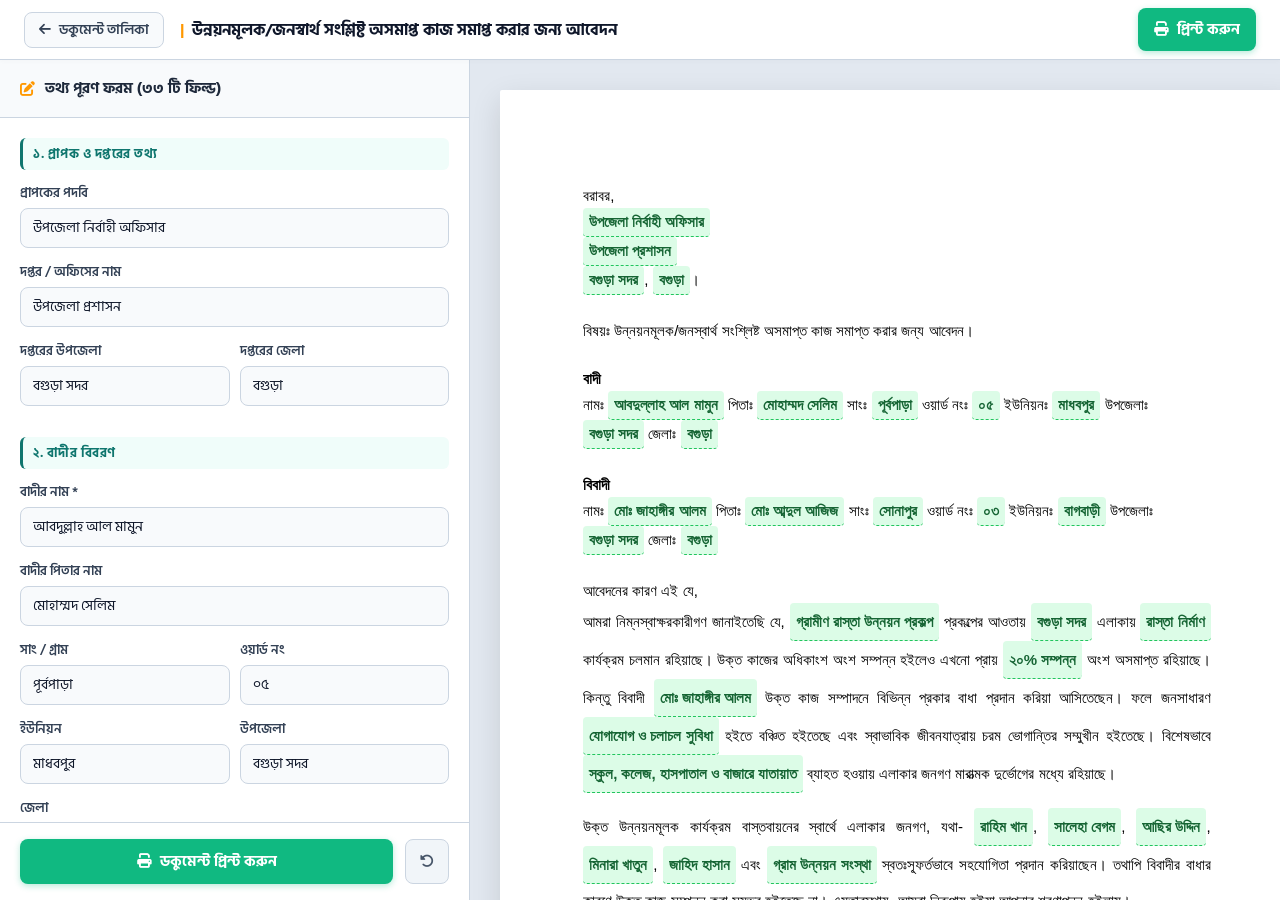
<file: templates/unfinished_work_creator.html>
<!DOCTYPE html>
<html lang="bn">
<head>
  <meta charset="UTF-8">
  <meta name="viewport" content="width=device-width, initial-scale=1.0">
  <title>উন্নয়নমূলক/জনস্বার্থ সংশ্লিষ্ট অসমাপ্ত কাজ সমাপ্ত করার জন্য আবেদন</title>

  <!-- Google Fonts: Hind Siliguri (Bengali) -->
  <link rel="preconnect" href="https://fonts.googleapis.com">
  <link rel="preconnect" href="https://fonts.gstatic.com" crossorigin>
  <link href="https://fonts.googleapis.com/css2?family=Hind+Siliguri:wght@400;500;600;700&display=swap" rel="stylesheet">

  <!-- FontAwesome 6 Icons CDN -->
  <link rel="stylesheet" href="https://cdnjs.cloudflare.com/ajax/libs/font-awesome/6.5.1/css/all.min.css">

  <style>
    * {
      box-sizing: border-box;
      margin: 0;
      padding: 0;
    }

    body {
      font-family: 'Hind Siliguri', sans-serif;
      background-color: #f1f5f9;
      color: #0f172a;
      height: 100vh;
      display: flex;
      flex-direction: column;
      overflow: hidden;
    }

    /* Top Navigation Bar */
    .top-navbar {
      height: 60px;
      background: #ffffff;
      border-bottom: 1px solid #cbd5e1;
      display: flex;
      align-items: center;
      justify-content: space-between;
      padding: 0 24px;
      flex-shrink: 0;
      box-shadow: 0 2px 4px rgba(0, 0, 0, 0.02);
      z-index: 10;
    }

    .nav-left {
      display: flex;
      align-items: center;
      gap: 16px;
    }

    .btn-back {
      display: inline-flex;
      align-items: center;
      gap: 8px;
      padding: 6px 14px;
      background: #f8fafc;
      border: 1px solid #cbd5e1;
      border-radius: 8px;
      color: #334155;
      text-decoration: none;
      font-size: 13.5px;
      font-weight: 600;
      transition: all 0.2s;
    }

    .btn-back:hover {
      background: #e2e8f0;
      color: #0f172a;
    }

    .nav-title {
      font-size: 16px;
      font-weight: 700;
      display: flex;
      align-items: center;
      gap: 8px;
    }

    .nav-title .pipe {
      color: #ff9800;
      font-weight: 800;
    }

    /* ==================== SPLIT-SCREEN LAYOUT ==================== */
    .split-container {
      display: flex;
      flex: 1;
      height: calc(100vh - 60px);
      overflow: hidden;
    }

    /* 1. LEFT PANEL (INPUT FORM) */
    .left-panel {
      width: 470px;
      flex-shrink: 0;
      background: #ffffff;
      border-right: 1px solid #cbd5e1;
      display: flex;
      flex-direction: column;
      height: 100%;
    }

    .panel-header {
      padding: 16px 20px;
      background: #f8fafc;
      border-bottom: 1px solid #cbd5e1;
      display: flex;
      align-items: center;
      gap: 10px;
      font-size: 15px;
      font-weight: 700;
      color: #1e293b;
    }

    .panel-header i {
      color: #ff9800;
    }

    .form-scroll-area {
      flex: 1;
      overflow-y: auto;
      padding: 20px;
    }

    .form-section-title {
      font-size: 12.5px;
      font-weight: 700;
      text-transform: uppercase;
      letter-spacing: 0.5px;
      color: #0f766e;
      background: #f0fdfa;
      padding: 6px 10px;
      border-radius: 6px;
      margin-top: 18px;
      margin-bottom: 12px;
      border-left: 3px solid #0f766e;
    }

    .form-section-title:first-child {
      margin-top: 0;
    }

    .form-group {
      margin-bottom: 13px;
    }

    .form-group label {
      display: block;
      font-size: 13px;
      font-weight: 600;
      color: #334155;
      margin-bottom: 4px;
    }

    .form-control {
      width: 100%;
      padding: 8px 12px;
      font-size: 13.5px;
      font-family: inherit;
      color: #0f172a;
      background: #f8fafc;
      border: 1.5px solid #cbd5e1;
      border-radius: 8px;
      transition: all 0.2s;
    }

    .form-control:focus {
      outline: none;
      background: #ffffff;
      border-color: #ff9800;
      box-shadow: 0 0 0 3px rgba(255, 152, 0, 0.15);
    }

    .form-row {
      display: flex;
      gap: 10px;
    }

    .form-row .form-group {
      flex: 1;
    }

    .panel-footer {
      padding: 16px 20px;
      background: #ffffff;
      border-top: 1px solid #cbd5e1;
      display: flex;
      gap: 12px;
    }

    .btn-submit-print {
      flex: 1;
      background: #10b981;
      color: #ffffff;
      border: none;
      border-radius: 8px;
      padding: 10px 16px;
      font-size: 14.5px;
      font-weight: 700;
      font-family: inherit;
      cursor: pointer;
      display: inline-flex;
      align-items: center;
      justify-content: center;
      gap: 8px;
      box-shadow: 0 2px 6px rgba(16, 185, 129, 0.3);
      transition: all 0.2s;
    }

    .btn-submit-print:hover {
      background: #059669;
      transform: translateY(-1px);
      box-shadow: 0 4px 12px rgba(16, 185, 129, 0.4);
    }

    .btn-reset {
      background: #f1f5f9;
      color: #475569;
      border: 1px solid #cbd5e1;
      border-radius: 8px;
      padding: 10px 14px;
      font-size: 14px;
      font-weight: 600;
      font-family: inherit;
      cursor: pointer;
      transition: all 0.2s;
    }

    .btn-reset:hover {
      background: #e2e8f0;
      color: #0f172a;
    }

    /* 2. RIGHT PANEL (LIVE A4 PREVIEW) */
    .right-panel {
      flex: 1;
      background: #e2e8f0;
      display: flex;
      flex-direction: column;
      overflow-y: auto;
      padding: 30px;
      align-items: center;
    }

    /* Standard A4 Paper Container */
    .a4-container {
      width: 210mm;
      min-height: 297mm;
      background: #ffffff;
      box-shadow: 0 10px 30px rgba(0, 0, 0, 0.12);
      padding: 25mm 22mm;
      margin: 0 auto;
      border-radius: 2px;
      box-sizing: border-box;
      position: relative;
    }

    /* Editable Chips / Highlight Styling */
    .highlight {
      background-color: #dcfce7;
      color: #166534;
      padding: 2px 6px;
      border-radius: 4px;
      font-weight: 600;
      display: inline-block;
      border-bottom: 1px dashed #22c55e;
      transition: all 0.15s ease-in-out;
    }

    /* ==================== PRINT STYLES ==================== */
    @media print {
      body {
        background: #ffffff !important;
        height: auto !important;
        overflow: visible !important;
      }

      .top-navbar,
      .left-panel {
        display: none !important;
      }

      .split-container {
        display: block !important;
        height: auto !important;
        overflow: visible !important;
      }

      .right-panel {
        background: #ffffff !important;
        padding: 0 !important;
        margin: 0 !important;
        overflow: visible !important;
        display: block !important;
      }

      .a4-container {
        width: 100% !important;
        max-width: 210mm !important;
        min-height: 297mm !important;
        box-shadow: none !important;
        padding: 20mm 18mm !important;
        margin: 0 auto !important;
        border-radius: 0 !important;
      }

      .highlight {
        background-color: transparent !important;
        color: #000000 !important;
        border-bottom: 1px solid #000000 !important;
      }
    }

    @media (max-width: 992px) {
      body {
        overflow: auto;
      }
      .split-container {
        flex-direction: column;
        height: auto;
      }
      .left-panel {
        width: 100%;
        height: auto;
      }
      .right-panel {
        padding: 16px 8px;
      }
      .a4-container {
        width: 100%;
        min-height: auto;
        padding: 20px 16px;
      }
    }
  </style>
</head>
<body>

  <!-- Top Navigation Bar -->
  <header class="top-navbar">
    <div class="nav-left">
      <a href="{{ url_for('manual_documents') }}" class="btn-back">
        <i class="fa-solid fa-arrow-left"></i>
        <span>ডকুমেন্ট তালিকা</span>
      </a>
      <div class="nav-title">
        <span class="pipe">|</span>
        <span>উন্নয়নমূলক/জনস্বার্থ সংশ্লিষ্ট অসমাপ্ত কাজ সমাপ্ত করার জন্য আবেদন</span>
      </div>
    </div>
    <div>
      <button type="button" class="btn-submit-print" onclick="window.print()">
        <i class="fa-solid fa-print"></i>
        <span>প্রিন্ট করুন</span>
      </button>
    </div>
  </header>

  <!-- Split Screen Workspace -->
  <main class="split-container">

    <!-- 1. LEFT PANEL: INPUT FORM (33 Fields organized in clear sections) -->
    <aside class="left-panel">
      <div class="panel-header">
        <i class="fa-solid fa-pen-to-square"></i>
        <span>তথ্য পূরণ ফরম (৩৩ টি ফিল্ড)</span>
      </div>

      <div class="form-scroll-area">
        
        <!-- ১. প্রাপক ও দপ্তরের তথ্য -->
        <div class="form-section-title">১. প্রাপক ও দপ্তরের তথ্য</div>

        <div class="form-group">
          <label for="field_recipient_designation">প্রাপকের পদবি</label>
          <input type="text" id="field_recipient_designation" class="form-control" value="উপজেলা নির্বাহী অফিসার" placeholder="উদাঃ উপজেলা নির্বাহী অফিসার">
        </div>

        <div class="form-group">
          <label for="field_office_name">দপ্তর / অফিসের নাম</label>
          <input type="text" id="field_office_name" class="form-control" value="উপজেলা প্রশাসন" placeholder="উদাঃ উপজেলা প্রশাসন">
        </div>

        <div class="form-row">
          <div class="form-group">
            <label for="field_office_upazila">দপ্তরের উপজেলা</label>
            <input type="text" id="field_office_upazila" class="form-control" value="বগুড়া সদর" placeholder="উদাঃ বগুড়া সদর">
          </div>
          <div class="form-group">
            <label for="field_office_district">দপ্তরের জেলা</label>
            <input type="text" id="field_office_district" class="form-control" value="বগুড়া" placeholder="উদাঃ বগুড়া">
          </div>
        </div>

        <!-- ২. বাদীর বিবরণ -->
        <div class="form-section-title">২. বাদীর বিবরণ</div>

        <div class="form-group">
          <label for="field_badi_name">বাদীর নাম *</label>
          <input type="text" id="field_badi_name" class="form-control" value="আবদুল্লাহ আল মামুন" placeholder="উদাঃ আবদুল্লাহ আল মামুন">
        </div>

        <div class="form-group">
          <label for="field_badi_father">বাদীর পিতার নাম</label>
          <input type="text" id="field_badi_father" class="form-control" value="মোহাম্মদ সেলিম" placeholder="উদাঃ মোহাম্মদ সেলিম">
        </div>

        <div class="form-row">
          <div class="form-group">
            <label for="field_badi_village">সাং / গ্রাম</label>
            <input type="text" id="field_badi_village" class="form-control" value="পূর্বপাড়া" placeholder="উদাঃ পূর্বপাড়া">
          </div>
          <div class="form-group">
            <label for="field_badi_ward">ওয়ার্ড নং</label>
            <input type="text" id="field_badi_ward" class="form-control" value="০৫" placeholder="উদাঃ ০৫">
          </div>
        </div>

        <div class="form-row">
          <div class="form-group">
            <label for="field_badi_union">ইউনিয়ন</label>
            <input type="text" id="field_badi_union" class="form-control" value="মাধবপুর" placeholder="উদাঃ মাধবপুর">
          </div>
          <div class="form-group">
            <label for="field_badi_upazila">উপজেলা</label>
            <input type="text" id="field_badi_upazila" class="form-control" value="বগুড়া সদর" placeholder="উদাঃ বগুড়া সদর">
          </div>
        </div>

        <div class="form-group">
          <label for="field_badi_district">জেলা</label>
          <input type="text" id="field_badi_district" class="form-control" value="বগুড়া" placeholder="উদাঃ বগুড়া">
        </div>

        <!-- ৩. বিবাদীর বিবরণ -->
        <div class="form-section-title">৩. বিবাদীর বিবরণ</div>

        <div class="form-group">
          <label for="field_bibadi_name">বিবাদীর নাম *</label>
          <input type="text" id="field_bibadi_name" class="form-control" value="মোঃ জাহাঙ্গীর আলম" placeholder="উদাঃ মোঃ জাহাঙ্গীর আলম">
        </div>

        <div class="form-group">
          <label for="field_bibadi_father">বিবাদীর পিতার নাম</label>
          <input type="text" id="field_bibadi_father" class="form-control" value="মোঃ আব্দুল আজিজ" placeholder="উদাঃ মোঃ আব্দুল আজিজ">
        </div>

        <div class="form-row">
          <div class="form-group">
            <label for="field_bibadi_village">সাং / গ্রাম</label>
            <input type="text" id="field_bibadi_village" class="form-control" value="সোনাপুর" placeholder="উদাঃ সোনাপুর">
          </div>
          <div class="form-group">
            <label for="field_bibadi_ward">ওয়ার্ড নং</label>
            <input type="text" id="field_bibadi_ward" class="form-control" value="০৩" placeholder="উদাঃ ০৩">
          </div>
        </div>

        <div class="form-row">
          <div class="form-group">
            <label for="field_bibadi_union">ইউনিয়ন</label>
            <input type="text" id="field_bibadi_union" class="form-control" value="বাগবাড়ী" placeholder="উদাঃ বাগবাড়ী">
          </div>
          <div class="form-group">
            <label for="field_bibadi_upazila">উপজেলা</label>
            <input type="text" id="field_bibadi_upazila" class="form-control" value="বগুড়া সদর" placeholder="উদাঃ বগুড়া সদর">
          </div>
        </div>

        <div class="form-group">
          <label for="field_bibadi_district">জেলা</label>
          <input type="text" id="field_bibadi_district" class="form-control" value="বগুড়া" placeholder="উদাঃ বগুড়া">
        </div>

        <!-- ৪. প্রকল্প ও কাজের বিবরণ -->
        <div class="form-section-title">৪. প্রকল্প ও কাজের বিবরণ</div>

        <div class="form-group">
          <label for="field_project_name">প্রকল্পের নাম *</label>
          <input type="text" id="field_project_name" class="form-control" value="গ্রামীণ রাস্তা উন্নয়ন প্রকল্প" placeholder="উদাঃ গ্রামীণ রাস্তা উন্নয়ন প্রকল্প">
        </div>

        <div class="form-row">
          <div class="form-group">
            <label for="field_project_area">প্রকল্প এলাকা</label>
            <input type="text" id="field_project_area" class="form-control" value="বগুড়া সদর" placeholder="উদাঃ বগুড়া সদর">
          </div>
          <div class="form-group">
            <label for="field_work_type">কাজের ধরন</label>
            <input type="text" id="field_work_type" class="form-control" value="রাস্তা নির্মাণ" placeholder="উদাঃ রাস্তা নির্মাণ">
          </div>
        </div>

        <div class="form-group">
          <label for="field_incomplete_portion">অসমাপ্ত অংশের পরিমাণ</label>
          <input type="text" id="field_incomplete_portion" class="form-control" value="২০% সম্পন্ন" placeholder="উদাঃ ২০% সম্পন্ন">
        </div>

        <div class="form-group">
          <label for="field_public_suffering_1">জনভোগান্তি ১ (বঞ্চিত বিষয়)</label>
          <input type="text" id="field_public_suffering_1" class="form-control" value="যোগাযোগ ও চলাচল সুবিধা" placeholder="উদাঃ যোগাযোগ ও চলাচল সুবিধা">
        </div>

        <div class="form-group">
          <label for="field_public_suffering_2">জনভোগান্তি ২ (ব্যাহত বিষয়)</label>
          <input type="text" id="field_public_suffering_2" class="form-control" value="স্কুল, কলেজ, হাসপাতাল ও বাজারে যাতায়াত" placeholder="উদাঃ স্কুল, কলেজ, হাসপাতাল ও বাজারে যাতায়াত">
        </div>

        <!-- ৫. সহযোগী ও সমর্থক ব্যক্তিবর্গ -->
        <div class="form-section-title">৫. সহযোগী ও সমর্থক ব্যক্তিবর্গ</div>

        <div class="form-row">
          <div class="form-group">
            <label for="field_supporter_1">সমর্থক ১</label>
            <input type="text" id="field_supporter_1" class="form-control" value="রাহিম খান" placeholder="উদাঃ রাহিম খান">
          </div>
          <div class="form-group">
            <label for="field_supporter_2">সমর্থক ২</label>
            <input type="text" id="field_supporter_2" class="form-control" value="সালেহা বেগম" placeholder="উদাঃ সালেহা বেগম">
          </div>
        </div>

        <div class="form-row">
          <div class="form-group">
            <label for="field_supporter_3">সমর্থক ৩</label>
            <input type="text" id="field_supporter_3" class="form-control" value="আছির উদ্দিন" placeholder="উদাঃ আছির উদ্দিন">
          </div>
          <div class="form-group">
            <label for="field_supporter_4">সমর্থক ৪</label>
            <input type="text" id="field_supporter_4" class="form-control" value="মিনারা খাতুন" placeholder="উদাঃ মিনারা খাতুন">
          </div>
        </div>

        <div class="form-row">
          <div class="form-group">
            <label for="field_supporter_5">সমর্থক ৫</label>
            <input type="text" id="field_supporter_5" class="form-control" value="জাহিদ হাসান" placeholder="উদাঃ জাহিদ হাসান">
          </div>
          <div class="form-group">
            <label for="field_supporting_organization">সহায়তাকারী সংস্থা</label>
            <input type="text" id="field_supporting_organization" class="form-control" value="গ্রাম উন্নয়ন সংস্থা" placeholder="উদাঃ গ্রাম উন্নয়ন সংস্থা">
          </div>
        </div>

        <!-- ৬. আবেদনকারী ও সমাপ্তি -->
        <div class="form-section-title">৬. আবেদনকারীর পরিচিতি ও তারিখ</div>

        <div class="form-group">
          <label for="field_applicant_designation">পদবী / পরিচয়</label>
          <input type="text" id="field_applicant_designation" class="form-control" value="স্থানীয় বাসিন্দা ও আবেদনকারী" placeholder="উদাঃ স্থানীয় বাসিন্দা ও আবেদনকারী">
        </div>

        <div class="form-row">
          <div class="form-group">
            <label for="field_applicant_mobile">মোবাইল নম্বর</label>
            <input type="text" id="field_applicant_mobile" class="form-control" value="০১৭১২৩৪৫৬৭৮" placeholder="উদাঃ ০১৭১২৩৪৫৬৭৮">
          </div>
          <div class="form-group">
            <label for="field_application_date">আবেদনের তারিখ</label>
            <input type="text" id="field_application_date" class="form-control" value="০৪/০৫/২০২৩" placeholder="উদাঃ ০৪/০৫/২০২৩">
          </div>
        </div>

      </div>

      <!-- Action Buttons -->
      <div class="panel-footer">
        <button type="button" class="btn-submit-print" id="btnSubmitPrint">
          <i class="fa-solid fa-print"></i>
          <span>ডকুমেন্ট প্রিন্ট করুন</span>
        </button>
        <button type="button" class="btn-reset" id="btnResetFields" title="রিসেট করুন">
          <i class="fa-solid fa-rotate-left"></i>
        </button>
      </div>
    </aside>

    <!-- 2. RIGHT PANEL: LIVE A4 PREVIEW -->
    <section class="right-panel">
      <div class="a4-container" id="a4DocumentPaper">
        
        <!-- EXACT BENGALI HTML STRUCTURE AS REQUESTED -->
        <div style="font-family: Arial, sans-serif; text-align: left; line-height: 1.6; color: #000; font-size: 15px;">
          <p>বরাবর,<br>
          <span class="highlight input-recipient_designation">উপজেলা নির্বাহী অফিসার</span><br>
          <span class="highlight input-office_name">উপজেলা প্রশাসন</span><br>
          <span class="highlight input-office_upazila">বগুড়া সদর</span>, <span class="highlight input-office_district">বগুড়া</span>।</p>
          <br>
          <p>বিষয়ঃ উন্নয়নমূলক/জনস্বার্থ সংশ্লিষ্ট অসমাপ্ত কাজ সমাপ্ত করার জন্য আবেদন।</p>
          <br>
          
          <p><strong>বাদী</strong><br>
          নামঃ <span class="highlight input-badi_name">আবদুল্লাহ আল মামুন</span> 
          পিতাঃ <span class="highlight input-badi_father">মোহাম্মদ সেলিম</span> 
          সাংঃ <span class="highlight input-badi_village">পূর্বপাড়া</span> 
          ওয়ার্ড নংঃ <span class="highlight input-badi_ward">০৫</span> 
          ইউনিয়নঃ <span class="highlight input-badi_union">মাধবপুর</span> 
          উপজেলাঃ <span class="highlight input-badi_upazila">বগুড়া সদর</span> 
          জেলাঃ <span class="highlight input-badi_district">বগুড়া</span></p>
          <br>

          <p><strong>বিবাদী</strong><br>
          নামঃ <span class="highlight input-bibadi_name">মোঃ জাহাঙ্গীর আলম</span> 
          পিতাঃ <span class="highlight input-bibadi_father">মোঃ আব্দুল আজিজ</span> 
          সাংঃ <span class="highlight input-bibadi_village">সোনাপুর</span> 
          ওয়ার্ড নংঃ <span class="highlight input-bibadi_ward">০৩</span> 
          ইউনিয়নঃ <span class="highlight input-bibadi_union">বাগবাড়ী</span> 
          উপজেলাঃ <span class="highlight input-bibadi_upazila">বগুড়া সদর</span> 
          জেলাঃ <span class="highlight input-bibadi_district">বগুড়া</span></p>
          <br>

          <p>আবেদনের কারণ এই যে,</p>
          <p style="text-align: justify; line-height: 2.2;">
            আমরা নিম্নস্বাক্ষরকারীগণ জানাইতেছি যে, <span class="highlight input-project_name">গ্রামীণ রাস্তা উন্নয়ন প্রকল্প</span> প্রকল্পের আওতায় 
            <span class="highlight input-project_area">বগুড়া সদর</span> এলাকায় <span class="highlight input-work_type">রাস্তা নির্মাণ</span> কার্যক্রম চলমান রহিয়াছে। 
            উক্ত কাজের অধিকাংশ অংশ সম্পন্ন হইলেও এখনো প্রায় <span class="highlight input-incomplete_portion">২০% সম্পন্ন</span> অংশ অসমাপ্ত রহিয়াছে। 
            কিন্তু বিবাদী <span class="highlight input-bibadi_name">মোঃ জাহাঙ্গীর আলম</span> উক্ত কাজ সম্পাদনে বিভিন্ন প্রকার বাধা প্রদান করিয়া আসিতেছেন। 
            ফলে জনসাধারণ <span class="highlight input-public_suffering_1">যোগাযোগ ও চলাচল সুবিধা</span> হইতে বঞ্চিত হইতেছে এবং স্বাভাবিক জীবনযাত্রায় চরম ভোগান্তির সম্মুখীন হইতেছে। 
            বিশেষভাবে <span class="highlight input-public_suffering_2">স্কুল, কলেজ, হাসপাতাল ও বাজারে যাতায়াত</span> ব্যাহত হওয়ায় এলাকার জনগণ মারাত্মক দুর্ভোগের মধ্যে রহিয়াছে।
          </p>
          <p style="text-align: justify; line-height: 2.2; margin-top: 15px;">
            উক্ত উন্নয়নমূলক কার্যক্রম বাস্তবায়নের স্বার্থে এলাকার জনগণ, যথা- 
            <span class="highlight input-supporter_1">রাহিম খান</span>, <span class="highlight input-supporter_2">সালেহা বেগম</span>, 
            <span class="highlight input-supporter_3">আছির উদ্দিন</span>, <span class="highlight input-supporter_4">মিনারা খাতুন</span>, 
            <span class="highlight input-supporter_5">জাহিদ হাসান</span> এবং <span class="highlight input-supporting_organization">গ্রাম উন্নয়ন সংস্থা</span> 
            স্বতঃস্ফূর্তভাবে সহযোগিতা প্রদান করিয়াছেন। তথাপি বিবাদীর বাধার কারণে উক্ত কাজ সম্পন্ন করা সম্ভব হইতেছে না। এমতাবস্থায়, আমরা নিরুপায় হইয়া আপনার শরণাপন্ন হইলাম।
          </p>
          <p style="text-align: justify; line-height: 2.2; margin-top: 15px;">
            অতএব, মহোদয়ের নিকট বিনীত প্রার্থনা এই যে, বিষয়টি সরেজমিনে তদন্তপূর্বক প্রয়োজনীয় আইনানুগ ব্যবস্থা গ্রহণ করিয়া উক্ত অসমাপ্ত 
            <span class="highlight input-project_name">গ্রামীণ রাস্তা উন্নয়ন প্রকল্প</span> দ্রুত সম্পন্ন করিবার ব্যবস্থা গ্রহণ করিয়া বাধিত করিবেন।
          </p>
          
          <div style="margin-top: 40px; line-height: 1.8;">
            <p>নিবেদক</p>
            <p>নামঃ <span class="highlight input-badi_name">আবদুল্লাহ আল মামুন</span></p>
            <p>পদবী/পরিচয়ঃ <span class="highlight input-applicant_designation">স্থানীয় বাসিন্দা ও আবেদনকারী</span></p>
            <p>মোবাইলঃ <span class="highlight input-applicant_mobile">০১৭১২৩৪৫৬৭৮</span></p>
            <p>তারিখঃ <span class="highlight input-application_date">০৪/০৫/২০২৩</span> ইং</p>
          </div>
        </div>

      </div>
    </section>

  </main>

  <!-- 3. VANILLA JAVASCRIPT: INSTANT MULTI-ELEMENT SYNC -->
  <script>
    document.addEventListener('DOMContentLoaded', function () {
      // All 33 Form Fields
      const fieldIds = [
        'recipient_designation', 'office_name', 'office_upazila', 'office_district',
        'badi_name', 'badi_father', 'badi_village', 'badi_ward', 'badi_union', 'badi_upazila', 'badi_district',
        'bibadi_name', 'bibadi_father', 'bibadi_village', 'bibadi_ward', 'bibadi_union', 'bibadi_upazila', 'bibadi_district',
        'project_name', 'project_area', 'work_type', 'incomplete_portion', 'public_suffering_1', 'public_suffering_2',
        'supporter_1', 'supporter_2', 'supporter_3', 'supporter_4', 'supporter_5', 'supporting_organization',
        'applicant_designation', 'applicant_mobile', 'application_date'
      ];

      // Store initial default values for reset
      const defaultValues = {};

      fieldIds.forEach(id => {
        const inputElem = document.getElementById('field_' + id);
        // querySelectorAll finds ALL matching spans (e.g. .input-badi_name, .input-bibadi_name, .input-project_name)
        const targetSpans = document.querySelectorAll('.input-' + id);

        if (inputElem && targetSpans.length > 0) {
          defaultValues[id] = inputElem.value;

          // Function to sync input value to ALL corresponding spans simultaneously
          const syncField = function () {
            const val = inputElem.value.trim();
            targetSpans.forEach(span => {
              if (val) {
                span.textContent = val;
              } else {
                // Fallback indicator when input is cleared
                span.textContent = '[' + (inputElem.placeholder || id) + ']';
              }
            });
          };

          // Attach live event listeners (input, keyup, change)
          inputElem.addEventListener('input', syncField);
          inputElem.addEventListener('keyup', syncField);
          inputElem.addEventListener('change', syncField);
        }
      });

      // Submit / Print Button
      const btnPrint = document.getElementById('btnSubmitPrint');
      if (btnPrint) {
        btnPrint.addEventListener('click', function () {
          window.print();
        });
      }

      // Reset Button: Restores initial pre-filled values
      const btnReset = document.getElementById('btnResetFields');
      if (btnReset) {
        btnReset.addEventListener('click', function () {
          fieldIds.forEach(id => {
            const inputElem = document.getElementById('field_' + id);
            const targetSpans = document.querySelectorAll('.input-' + id);
            if (inputElem && targetSpans.length > 0 && defaultValues[id] !== undefined) {
              inputElem.value = defaultValues[id];
              targetSpans.forEach(span => {
                span.textContent = defaultValues[id];
              });
            }
          });
        });
      }
    });
  </script>
</body>
</html>
</file>
